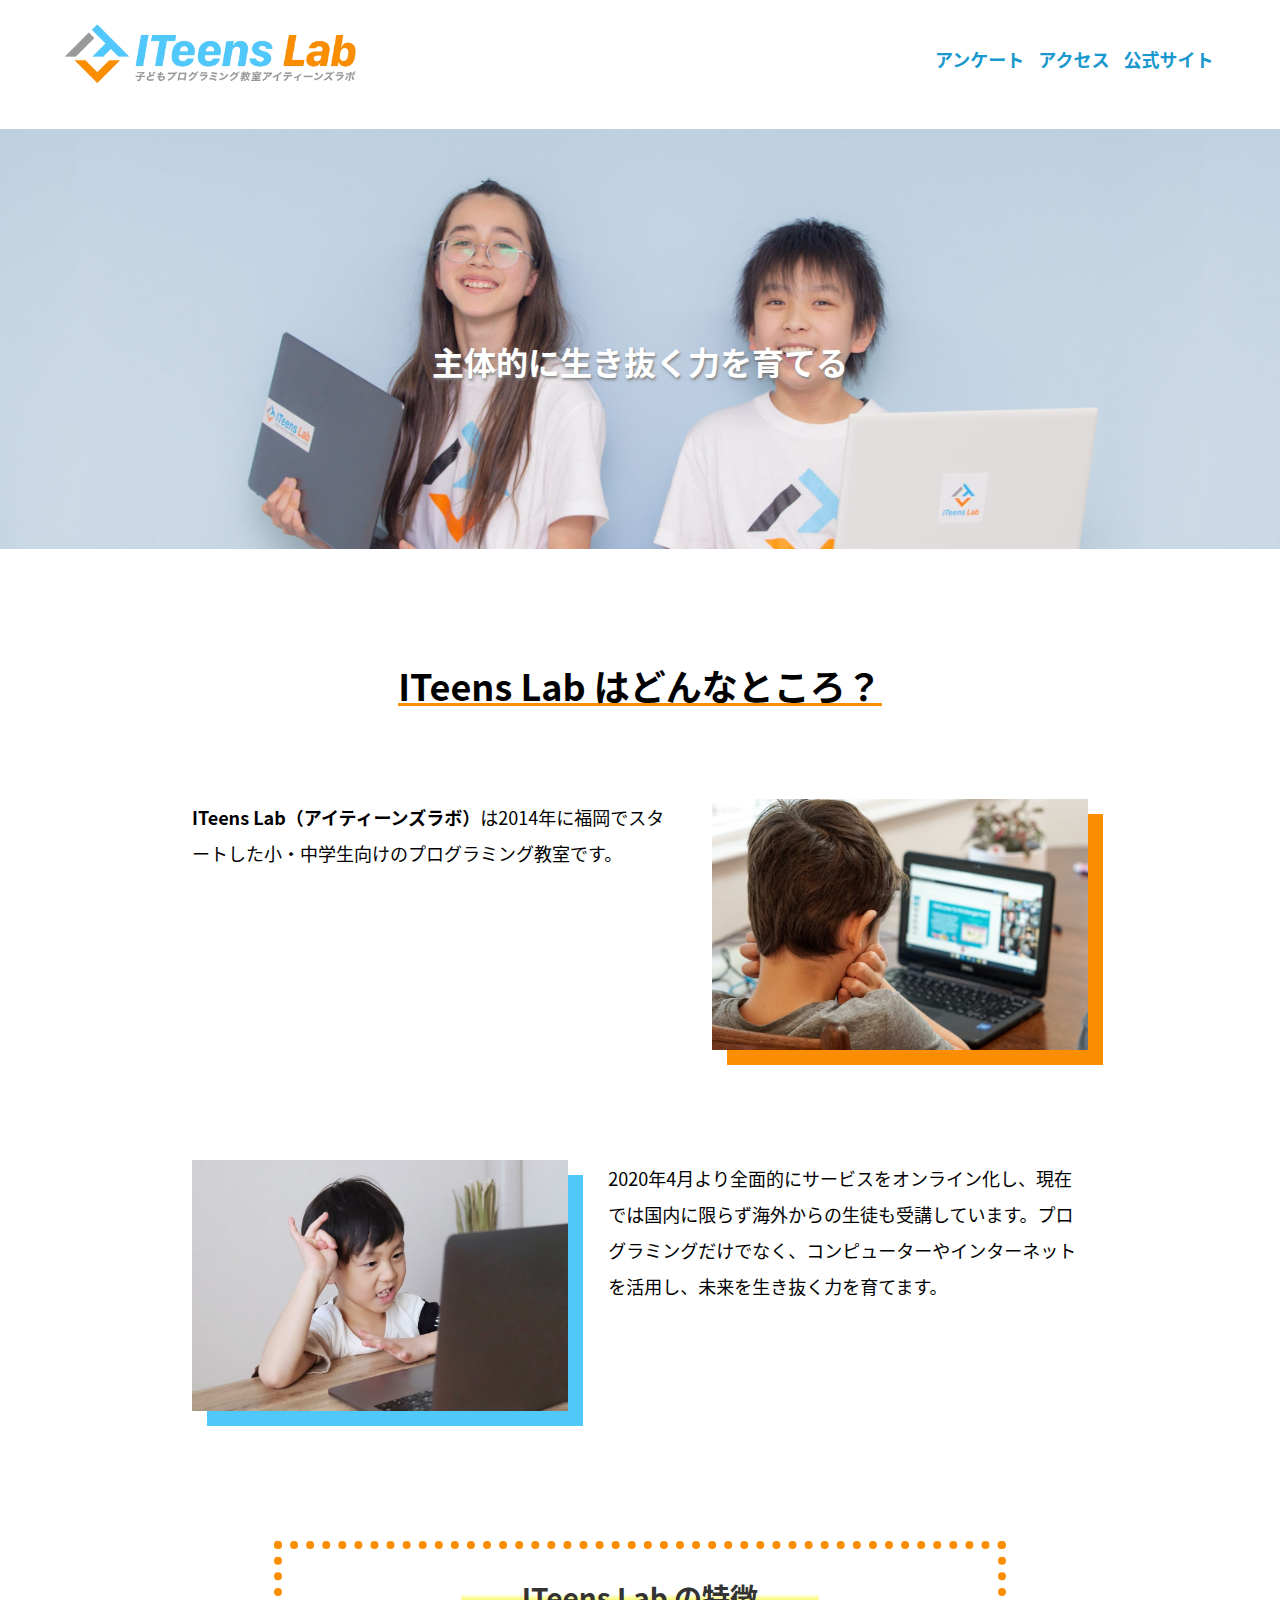
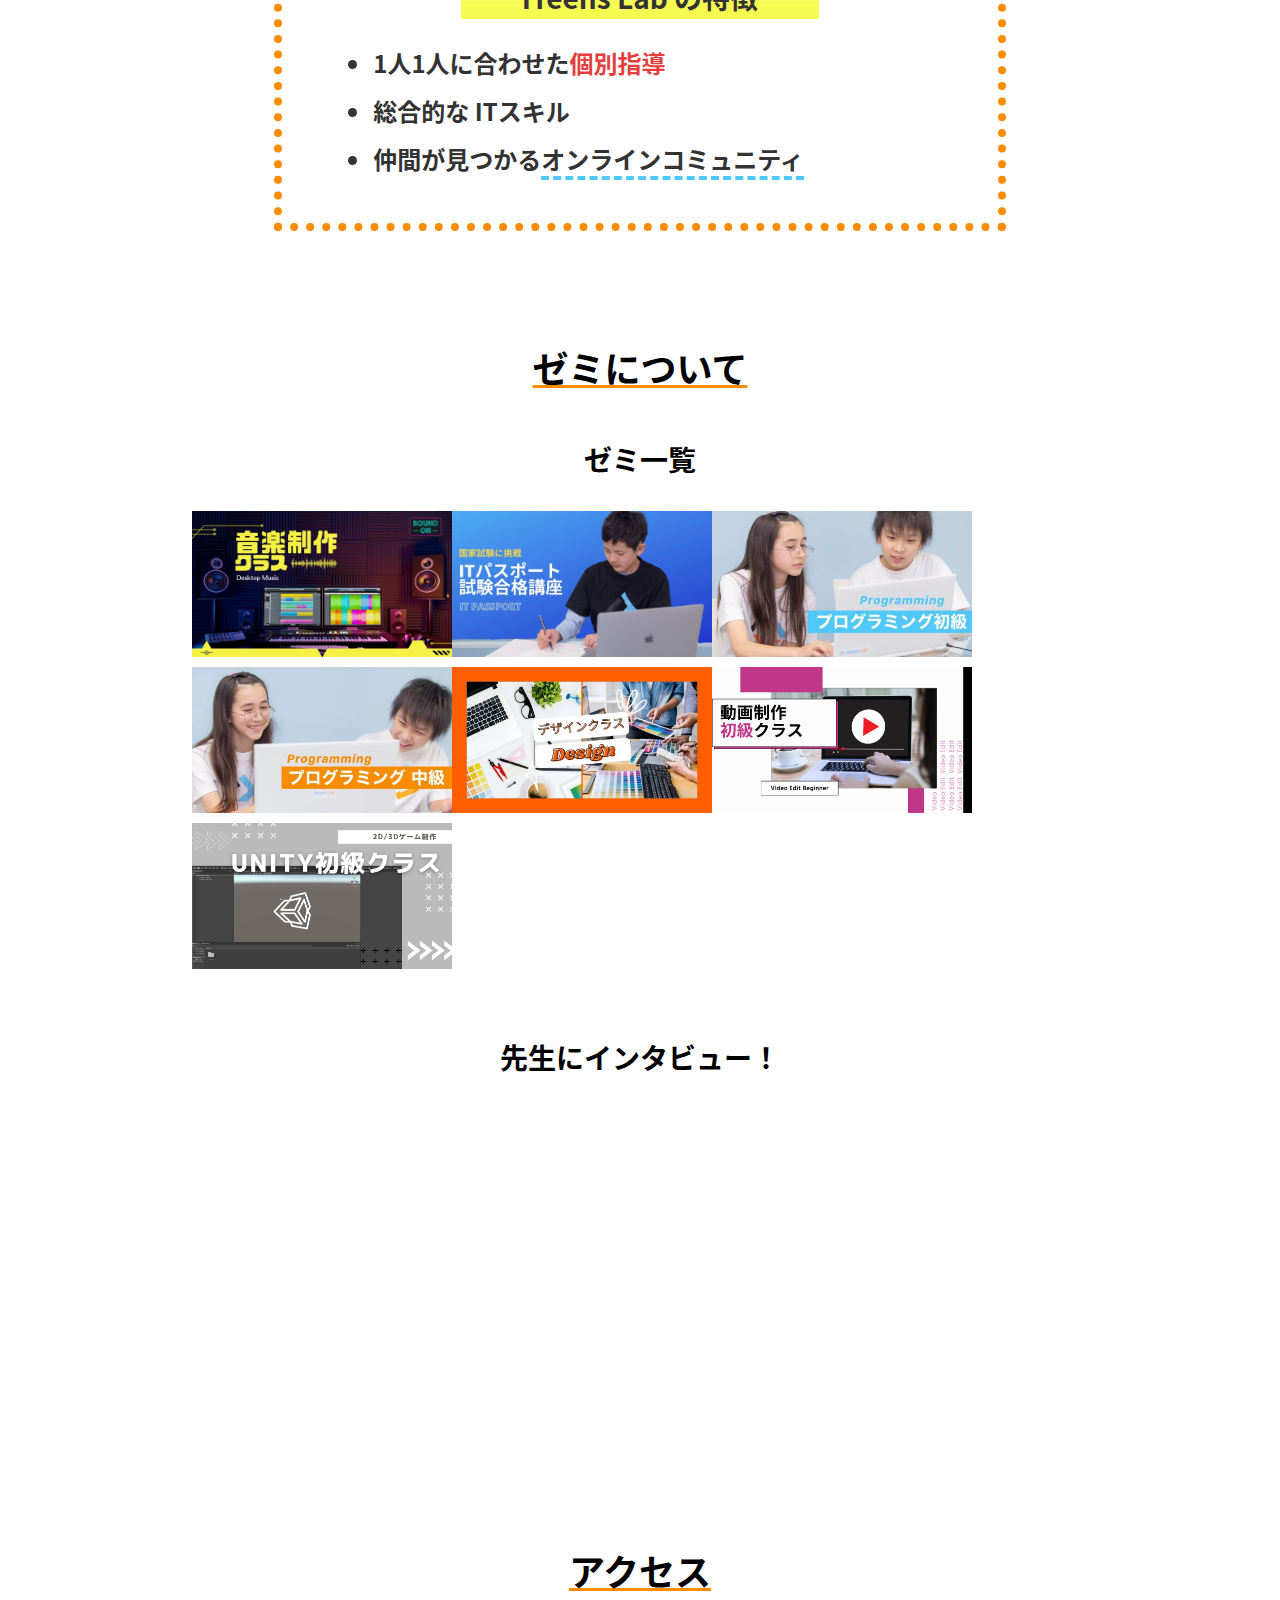
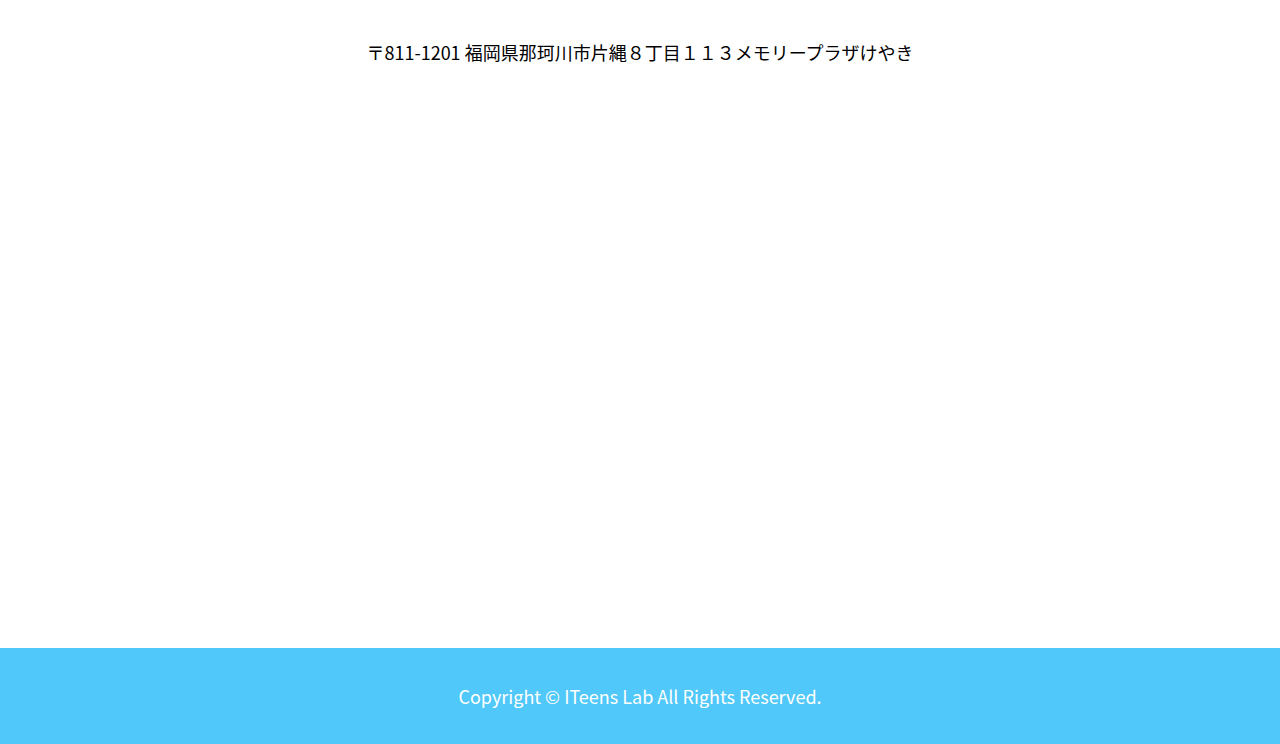
<file: index.html>
<!DOCTYPE html>
<html lang="ja">
  <head>
    <meta charset="UTF-8" />
    <meta name="viewport" content="width=device-width, initial-scale=1.0" />
    <meta http-equiv="X-UA-Compatible" content="ie=edge" />
    <link rel="stylesheet" href="style/common.css" />
    <link rel="stylesheet" href="style/sample.css" />
    <title>ITeens Lab サンプルページ</title>
  </head>
  <body>
    <header>
      <a href="https://xvs85t.csb.app/">
        <img src="resources/common/itl_logo.webp" class="logo" />
      </a>
      <div class="nav">
        <a href="https://xvs85t.csb.app/enquete.html">アンケート</a>
        <a href="https://xvs85t.csb.app#access">アクセス</a>
        <a href="https://iteenslab.com/" target="_blank">公式サイト</a>
      </div>
    </header>

    <div class="main-image">
      <section>
        <h1>主体的に生き抜く力を育てる</h1>
      </section>
    </div>

    <section class="about">
      <h1>ITeens Lab はどんなところ？</h1>
      <div class="summary right-image">
        <img class="shadow-orange" src="resources/sample/about1.jpg" />
        <div>
          <strong>ITeens Lab（アイティーンズラボ）</strong
          >は2014年に福岡でスタートした小・中学生向けのプログラミング教室です。<br />
        </div>
      </div>
      <div class="summary left-image">
        <img class="shadow-blue" src="resources/sample/about2.jpg" />
        2020年4月より全面的にサービスをオンライン化し、現在では国内に限らず海外からの生徒も受講しています。プログラミングだけでなく、コンピューターやインターネットを活用し、未来を生き抜く力を育てます。
      </div>

      <div class="character">
        <h2>ITeens Lab の特徴</h2>
        <ul>
          <li>1人1人に合わせた<span class="font-red">個別指導</span></li>
          <li>総合的な <span class="font-big">ITスキル</span></li>
          <li>
            仲間が見つかる<span class="underline">オンラインコミュニティ</span>
          </li>
        </ul>
      </div>
    </section>

    <section class="seminar">
      <h1>ゼミについて</h1>
      <h2>ゼミ一覧</h2>
      <div class="seminar-list">
        <div>
          <a href="https://iteenslab.com/class_dtm/">
            <img src="resources/sample/seminar-dtm.jpg" />
          </a>
        </div>
        <div>
          <a href="https://iteenslab.com/class_itp/">
            <img src="resources/sample/seminar-itpassport.jpg" />
          </a>
        </div>
        <div>
          <a href="https://iteenslab.com/learn/">
            <img src="resources/sample/seminar-program-beginner.webp" />
          </a>
        </div>
        <div>
          <a href="https://iteenslab.com/learn/">
            <img src="resources/sample/seminar-program-intermediate.webp" />
          </a>
        </div>
        <div>
          <a href="https://iteenslab.com/learn/design/">
            <img src="resources/sample/seminar-design.webp" />
          </a>
        </div>
        <div>
          <a href="https://iteenslab.com/learn/movie-edit-beginner/">
            <img src="resources/sample/seminar-movie-beginner.png" />
          </a>
        </div>
        <div>
          <a href="https://iteenslab.com/learn/unity-beginner/">
            <img src="resources/sample/seminar-unity-beginner.png" />
          </a>
        </div>
      </div>
    </section>

    <section class="movie">
      <h2>先生にインタビュー！</h2>
      <div>
        <iframe
          height="315"
          src="https://www.youtube.com/embed/zgKCmefOyS8"
          title="YouTube video player"
          frameborder="0"
          allow="accelerometer; autoplay; clipboard-write; encrypted-media; gyroscope; picture-in-picture"
          allowfullscreen
        ></iframe>
      </div>
    </section>

    <section class="access" id="access">
      <h1>アクセス</h1>
      <p>〒811-1201 福岡県那珂川市片縄８丁目１１３メモリープラザけやき</p>
      <div>
        <iframe
          src="https://www.google.com/maps/embed?pb=!1m18!1m12!1m3!1d3326.318080960874!2d130.42011381551052!3d33.519114753082505!2m3!1f0!2f0!3f0!3m2!1i1024!2i768!4f13.1!3m3!1m2!1s0x354196db6a0d1da5%3A0x62df46868cae1c48!2z44CSODExLTEyMDEg56aP5bKh55yM6YKj54-C5bed5biC54mH57iE77yY5LiB55uu77yR77yR77yT!5e0!3m2!1sja!2sjp!4v1648893105364!5m2!1sja!2sjp"
          width="600"
          height="450"
          style="border: 0;"
          allowfullscreen=""
          loading="lazy"
          referrerpolicy="no-referrer-when-downgrade"
        ></iframe>
      </div>
    </section>

    <footer>
      Copyright © ITeens Lab All Rights Reserved.
    </footer>
  </body>
</html>
</file>
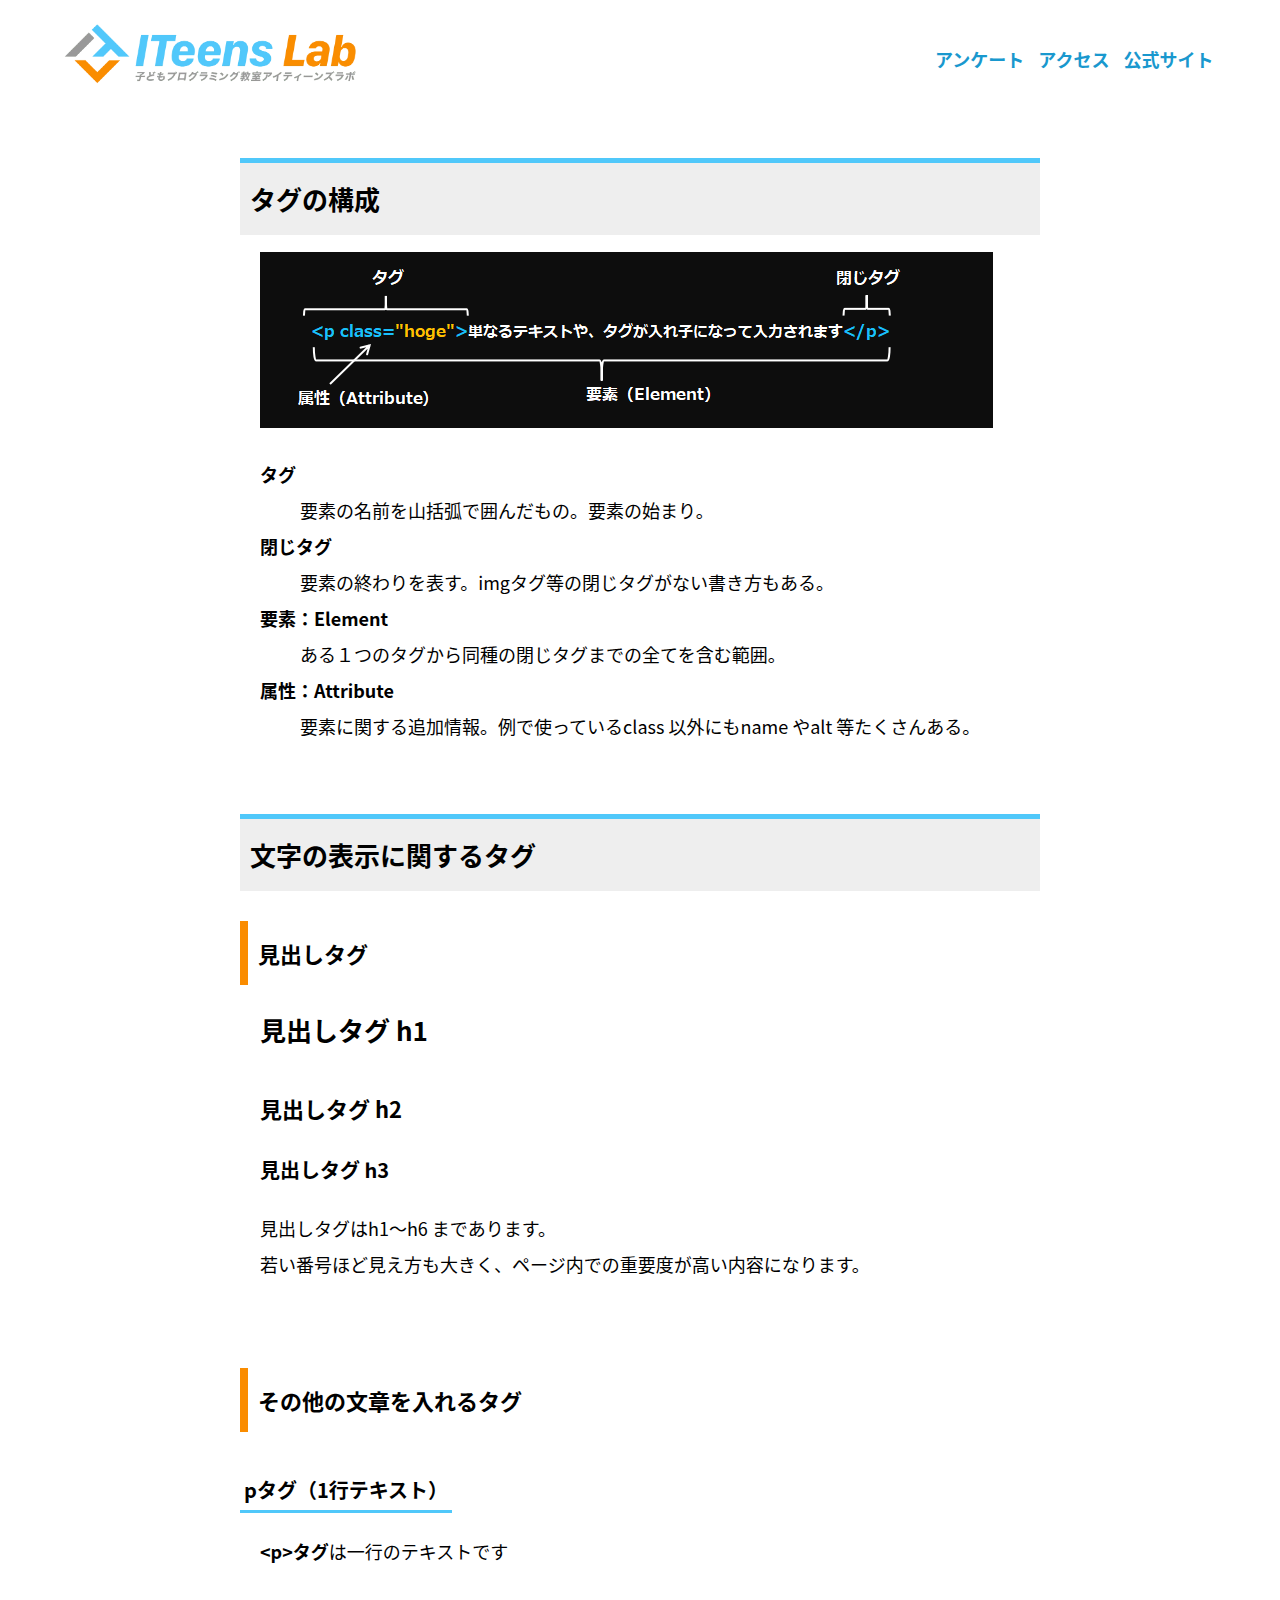
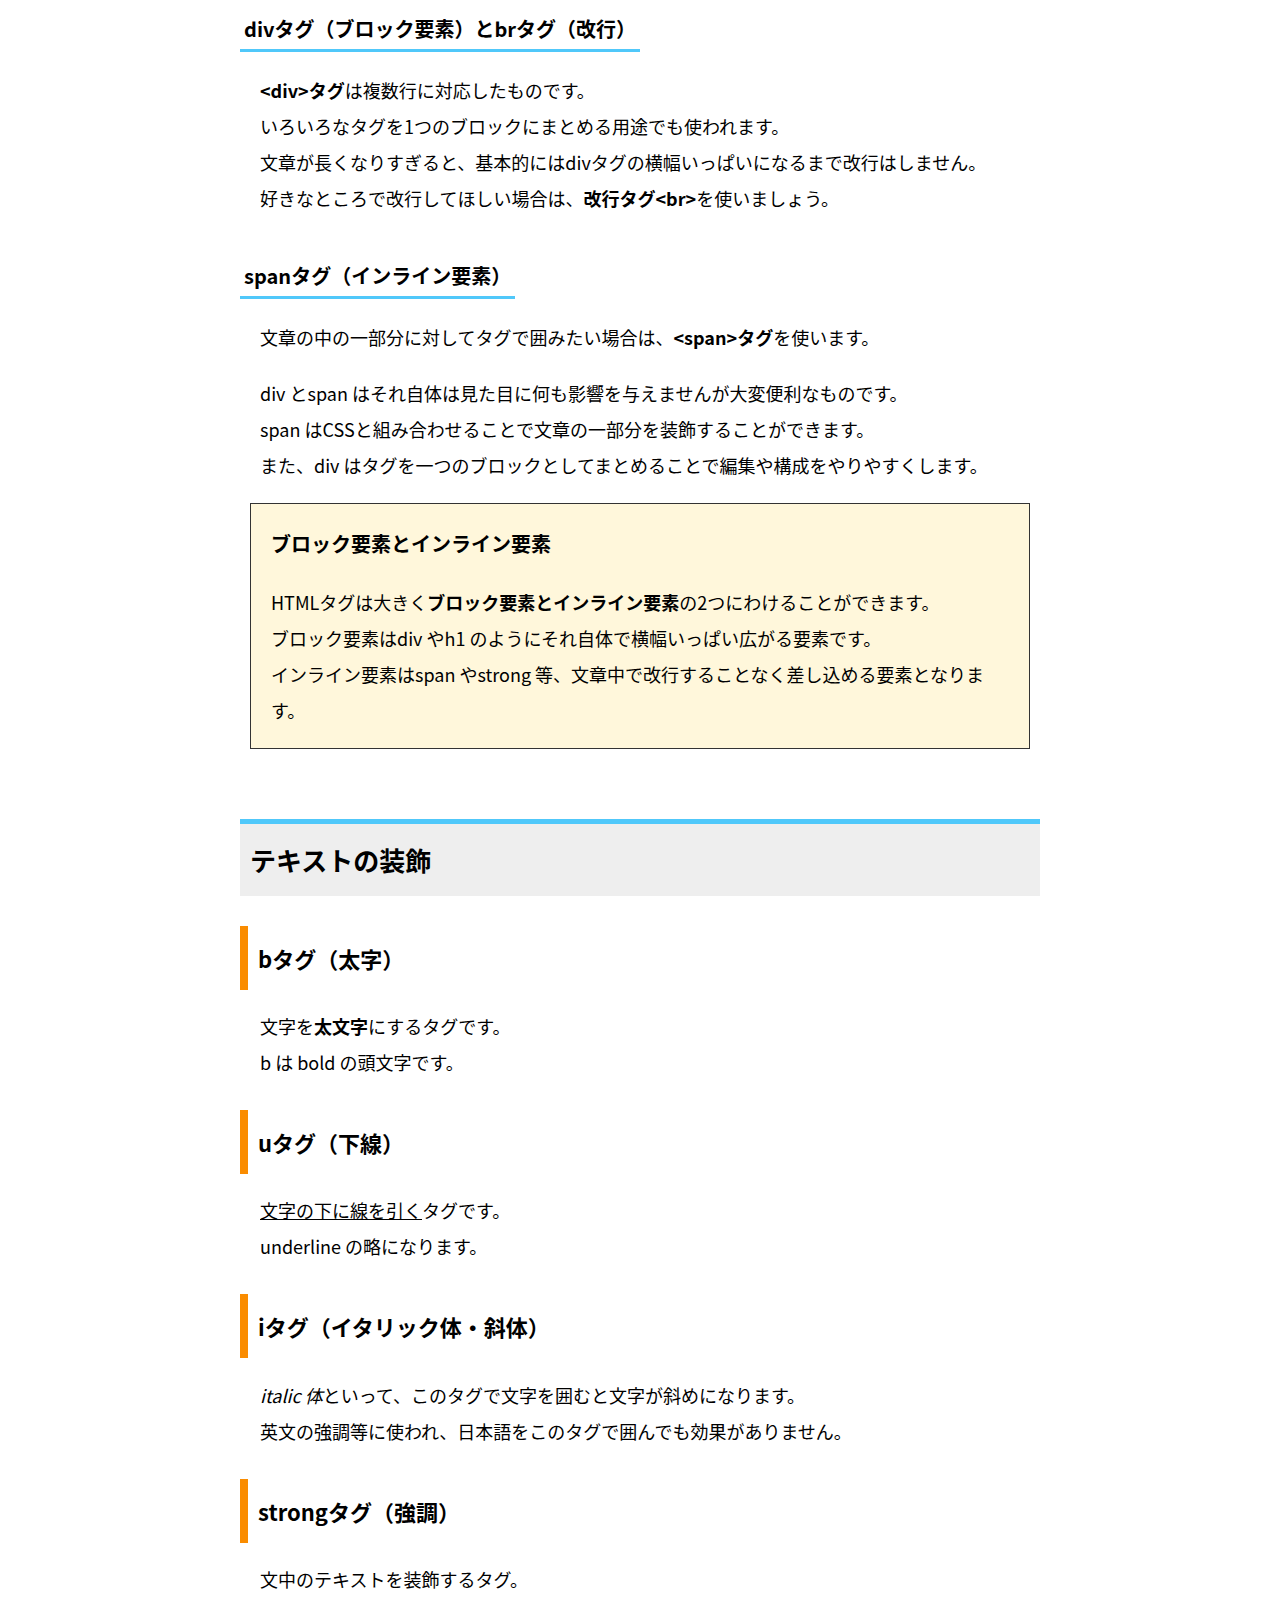
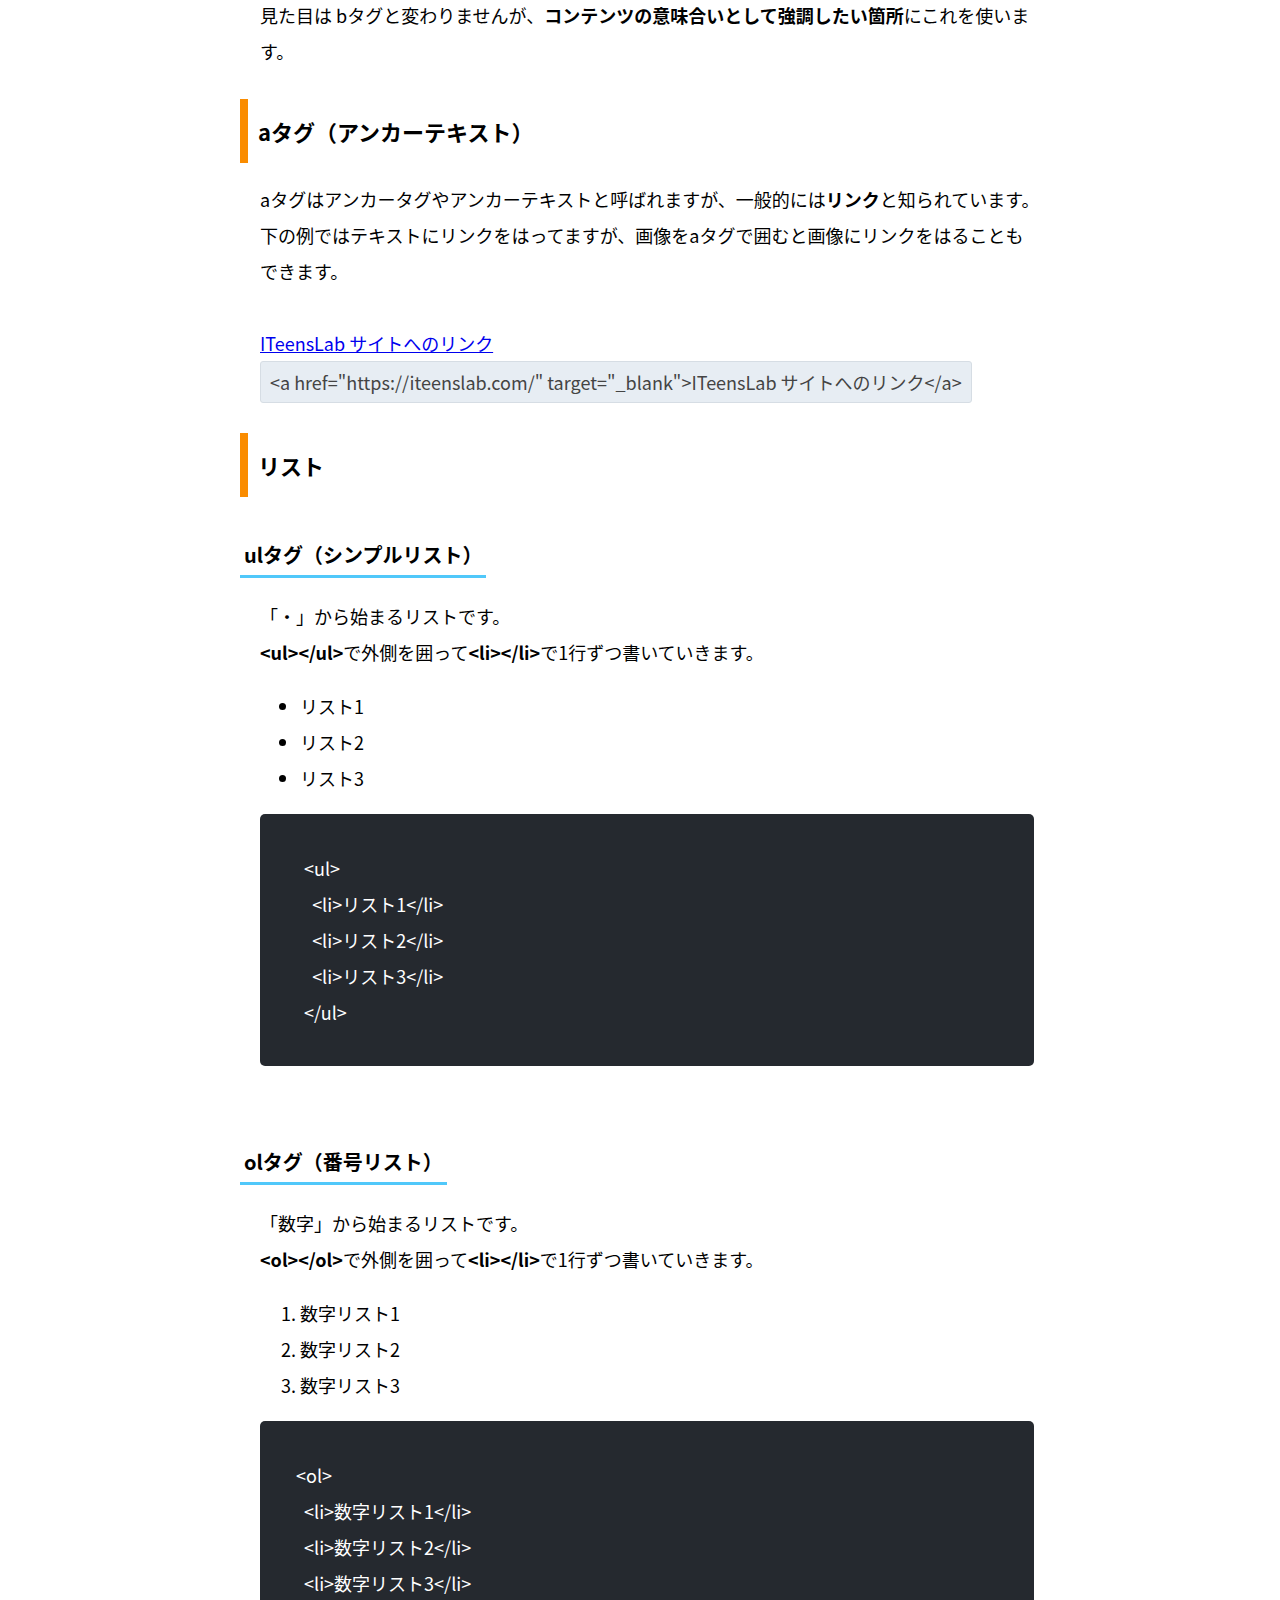
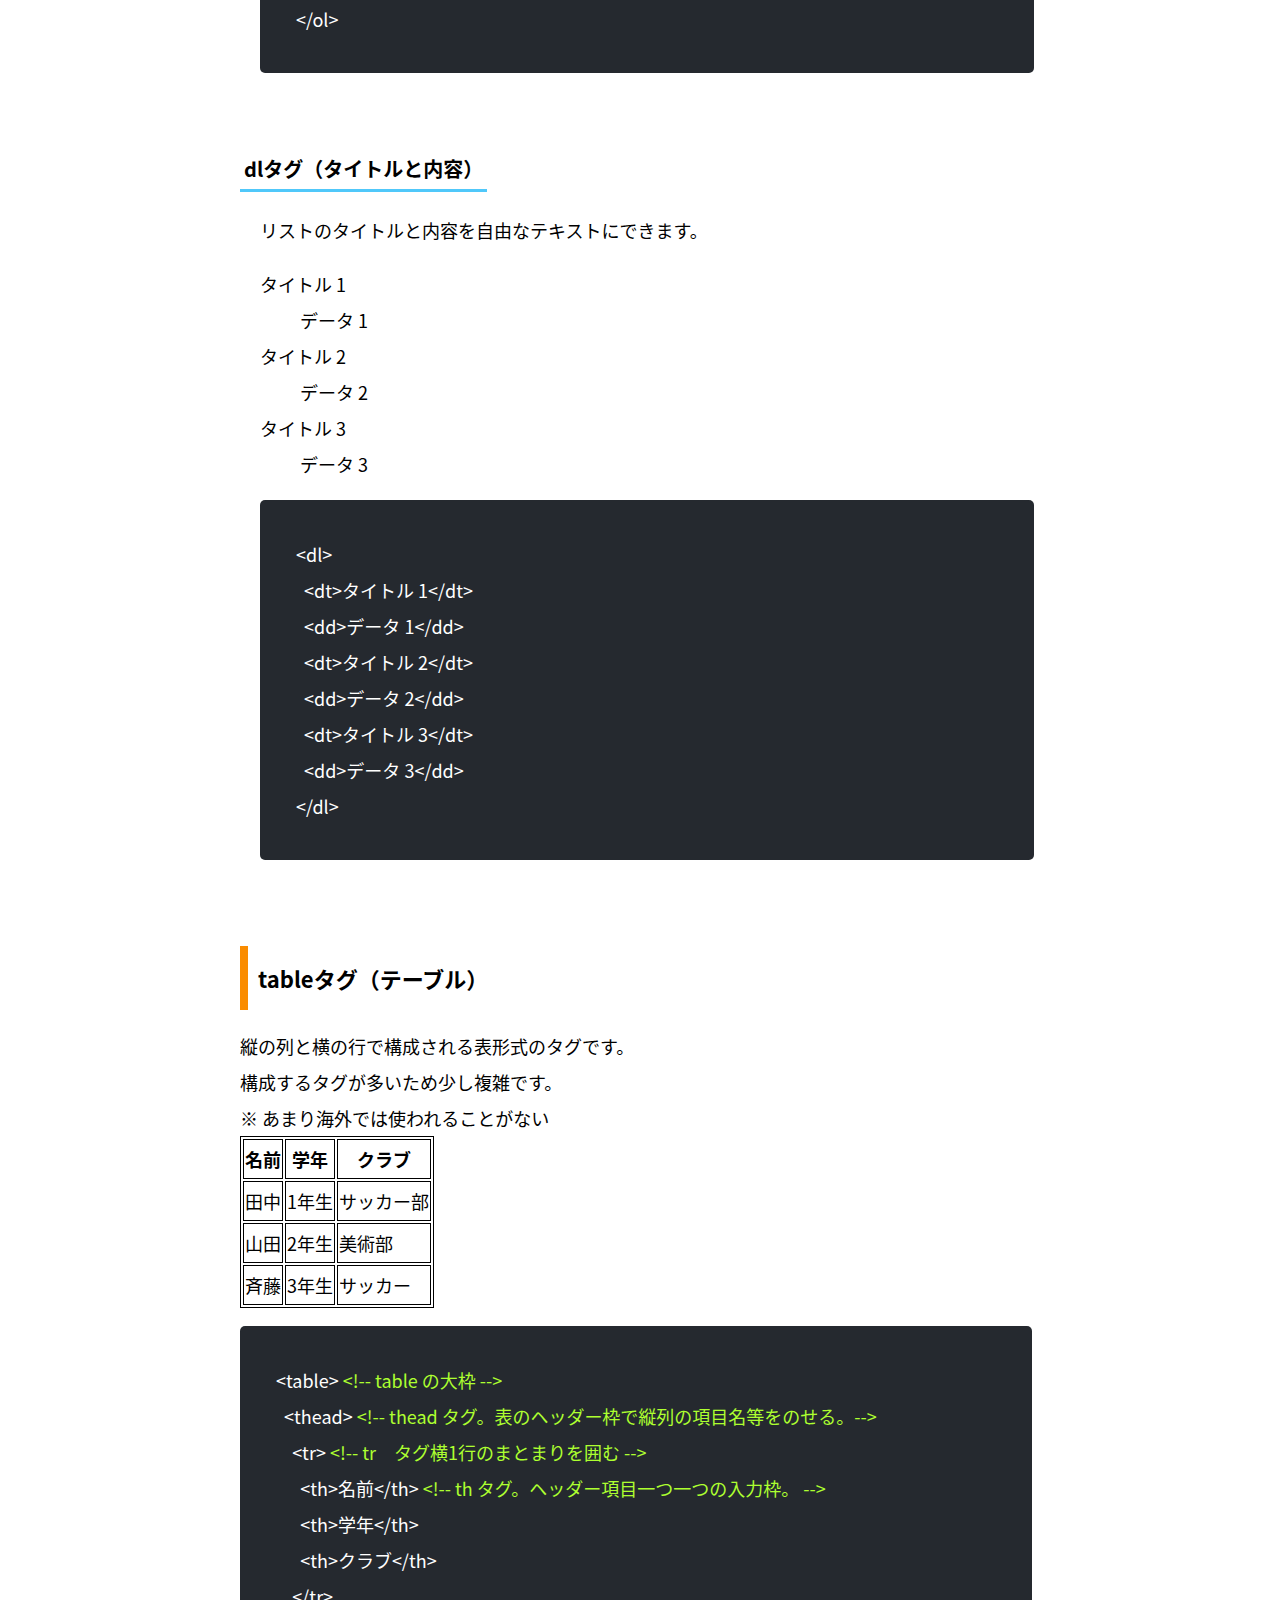
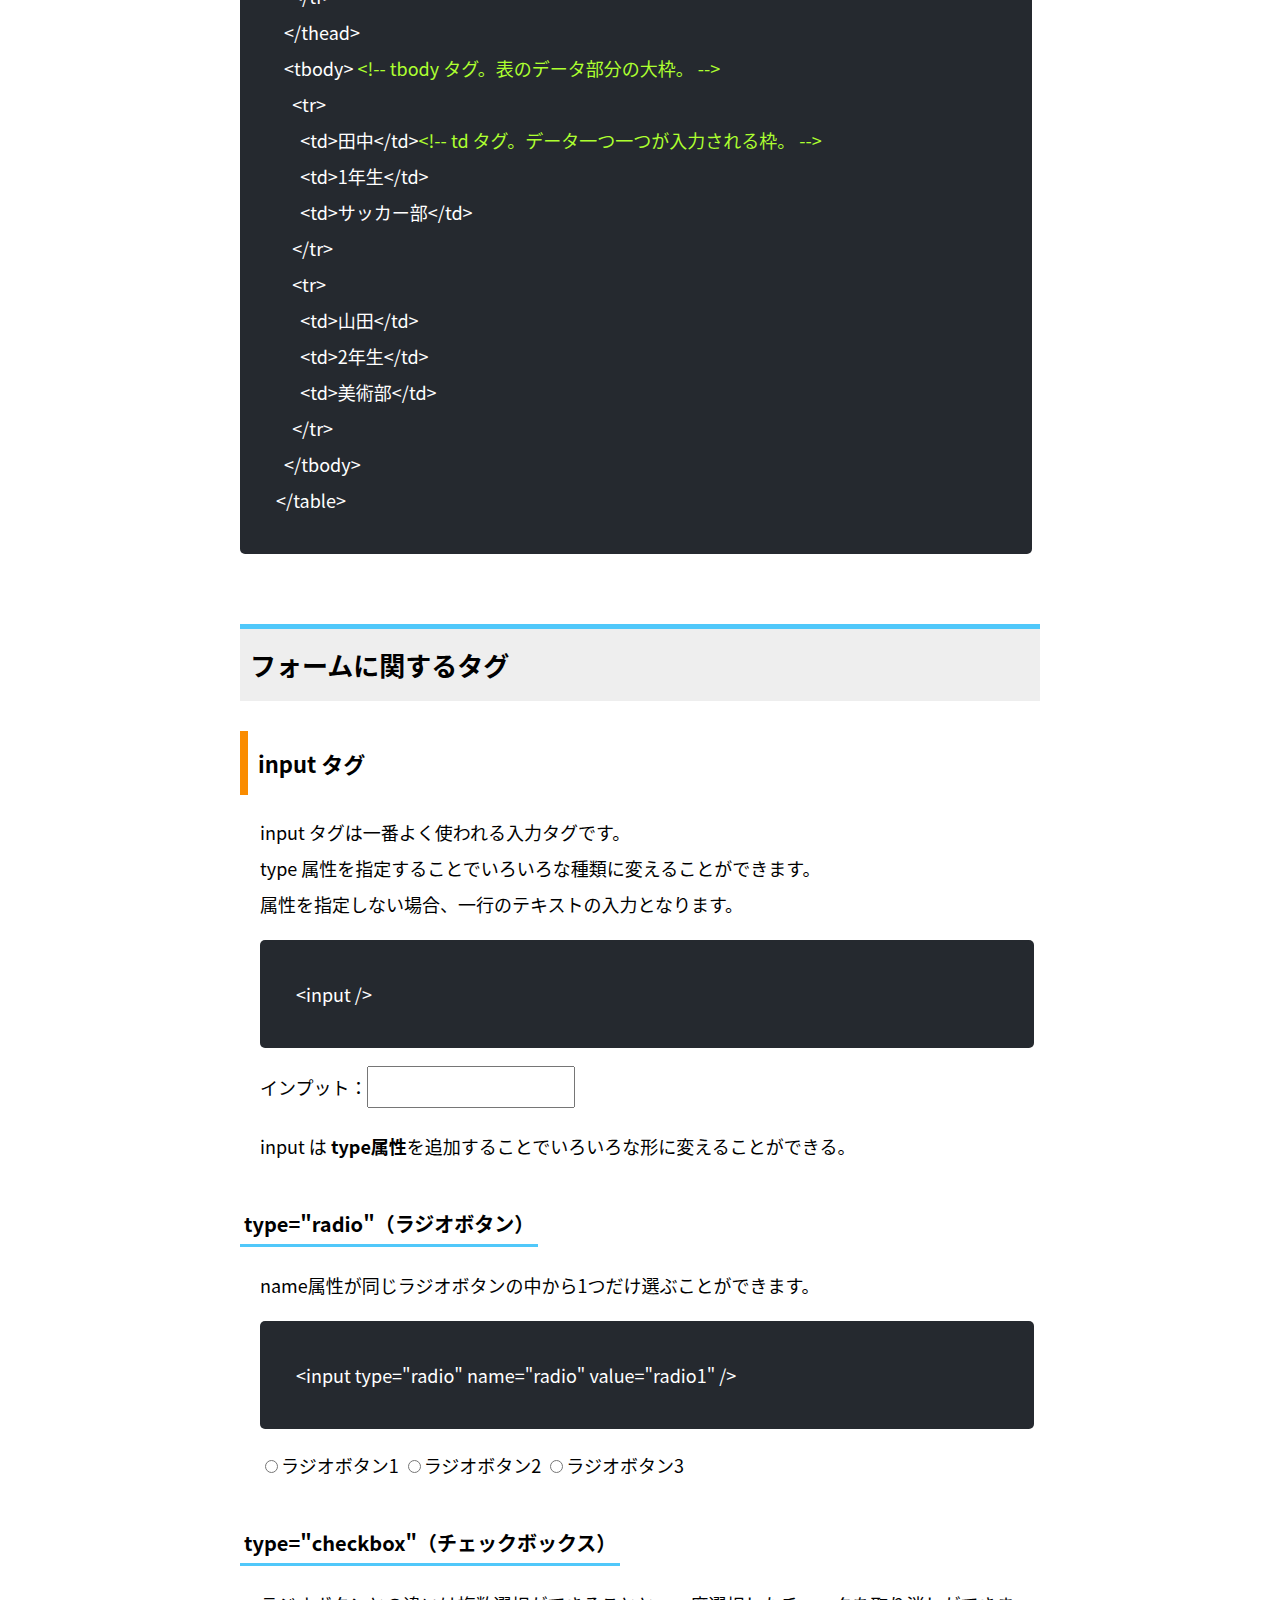
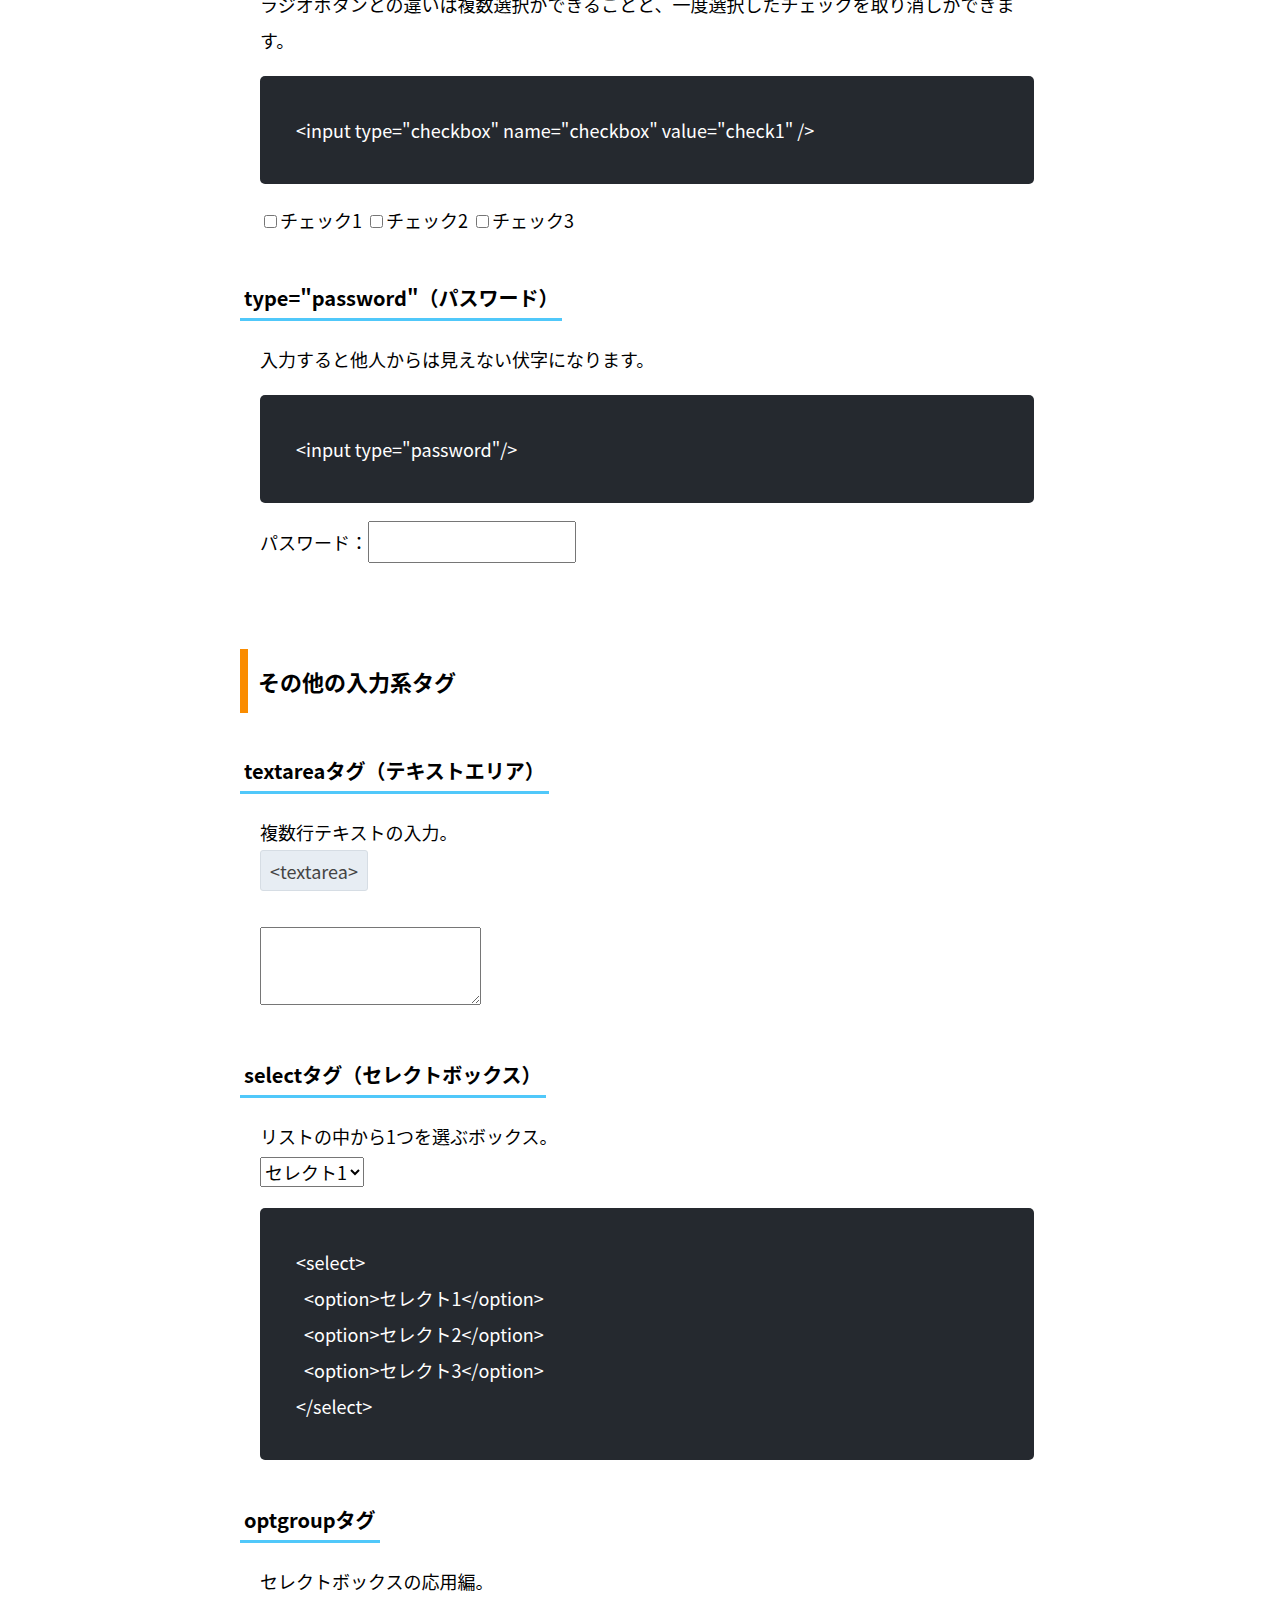
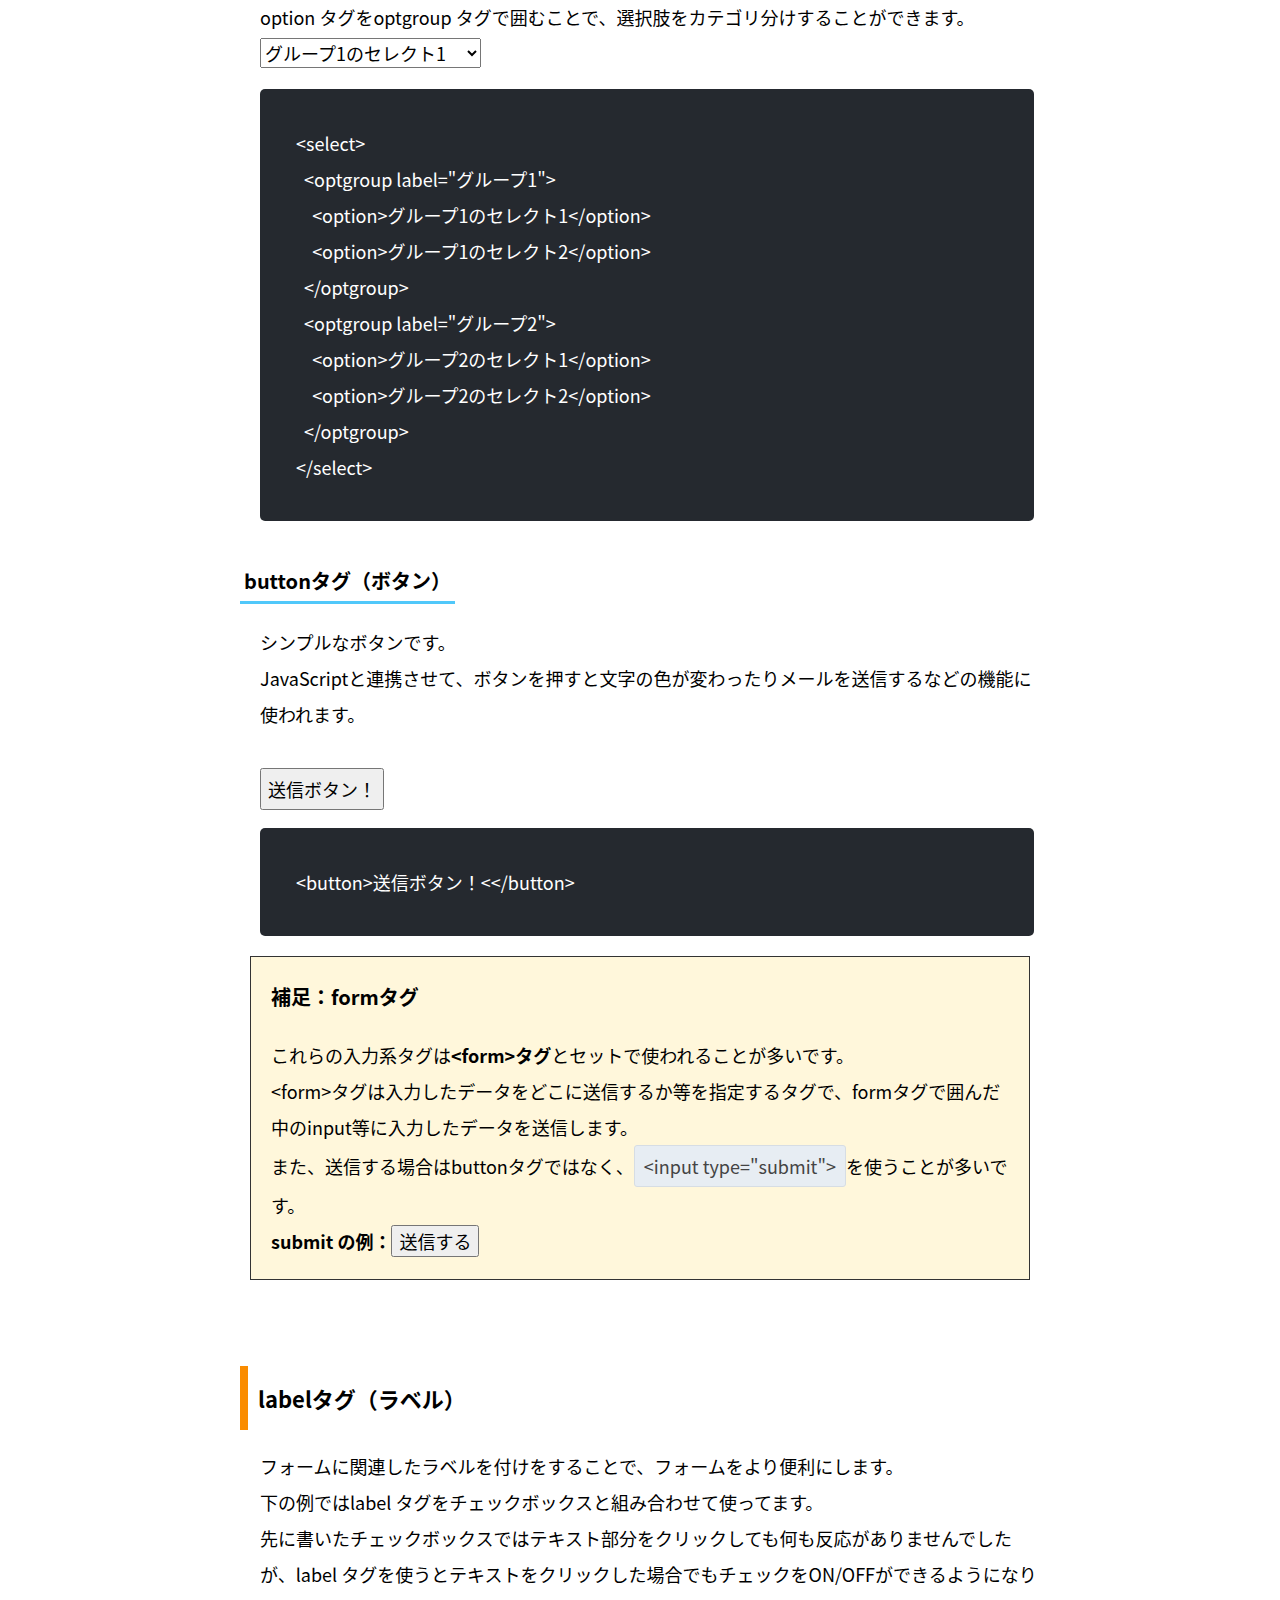
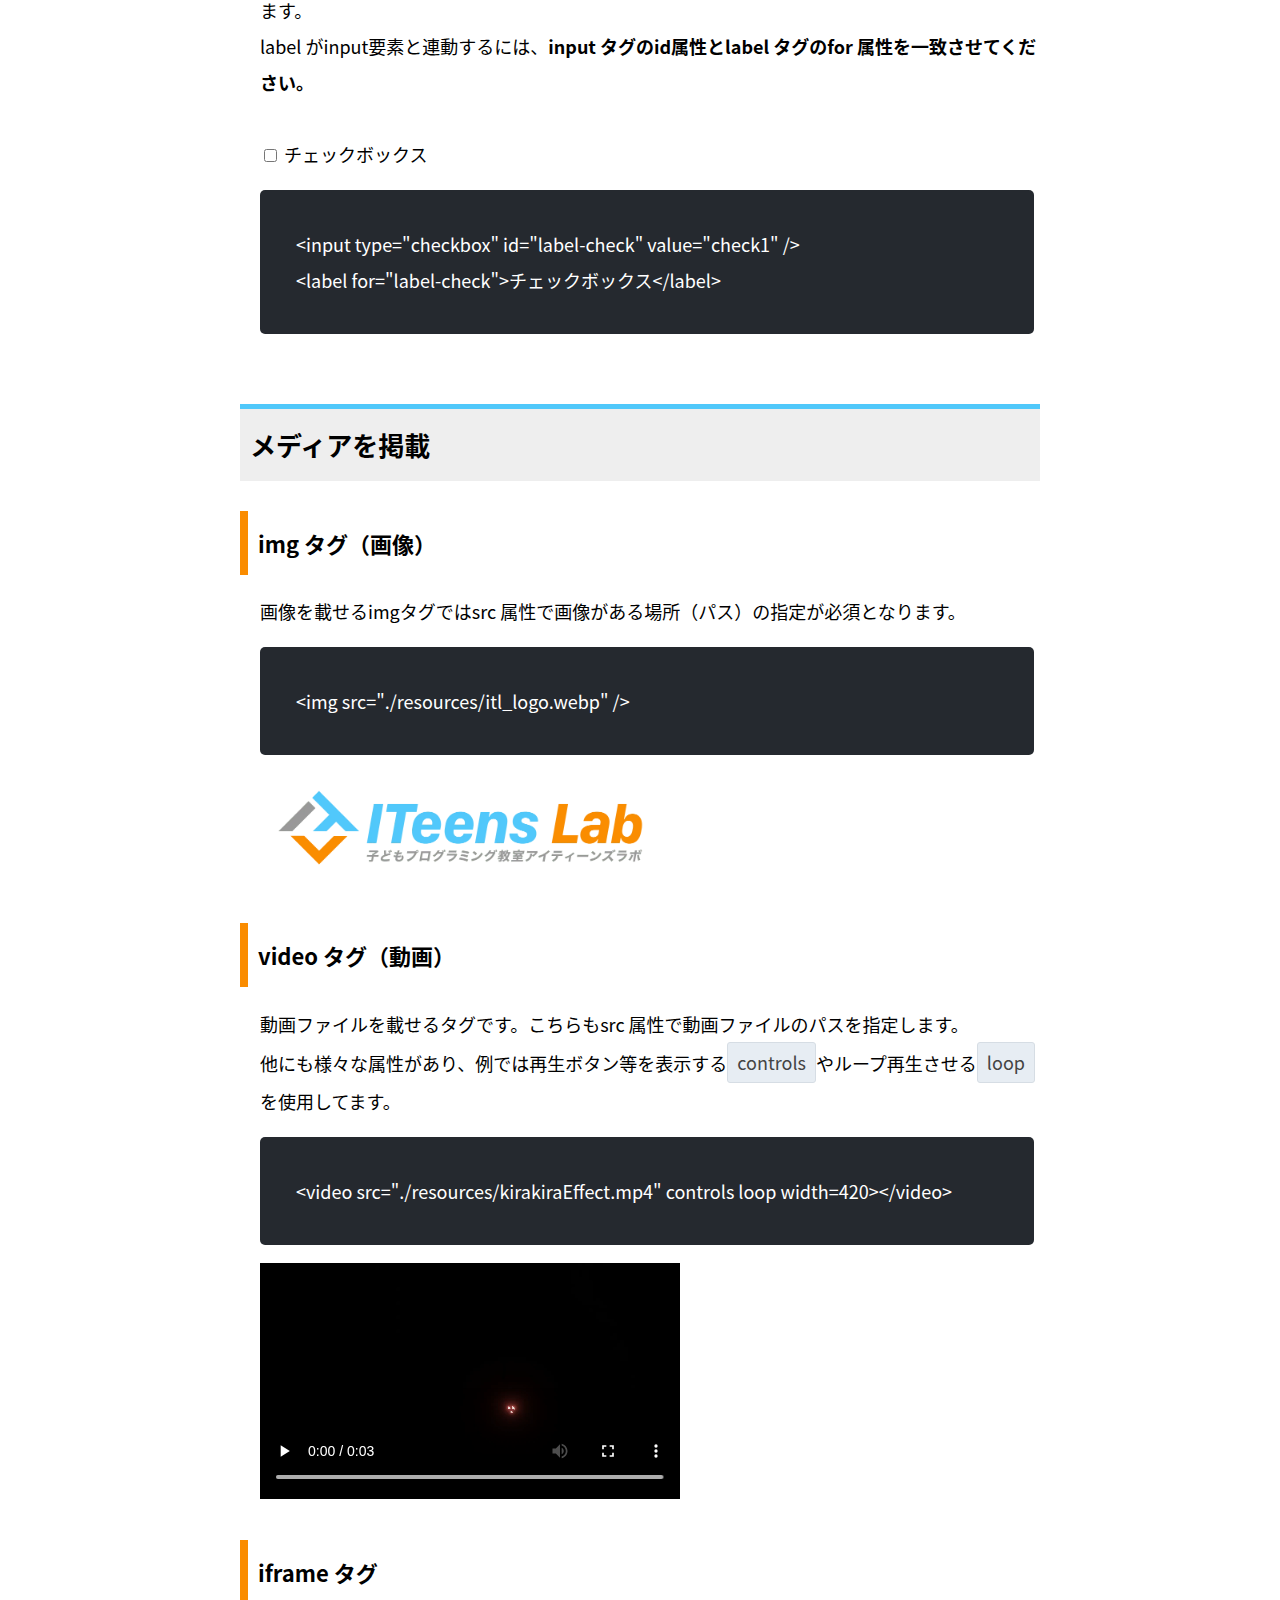
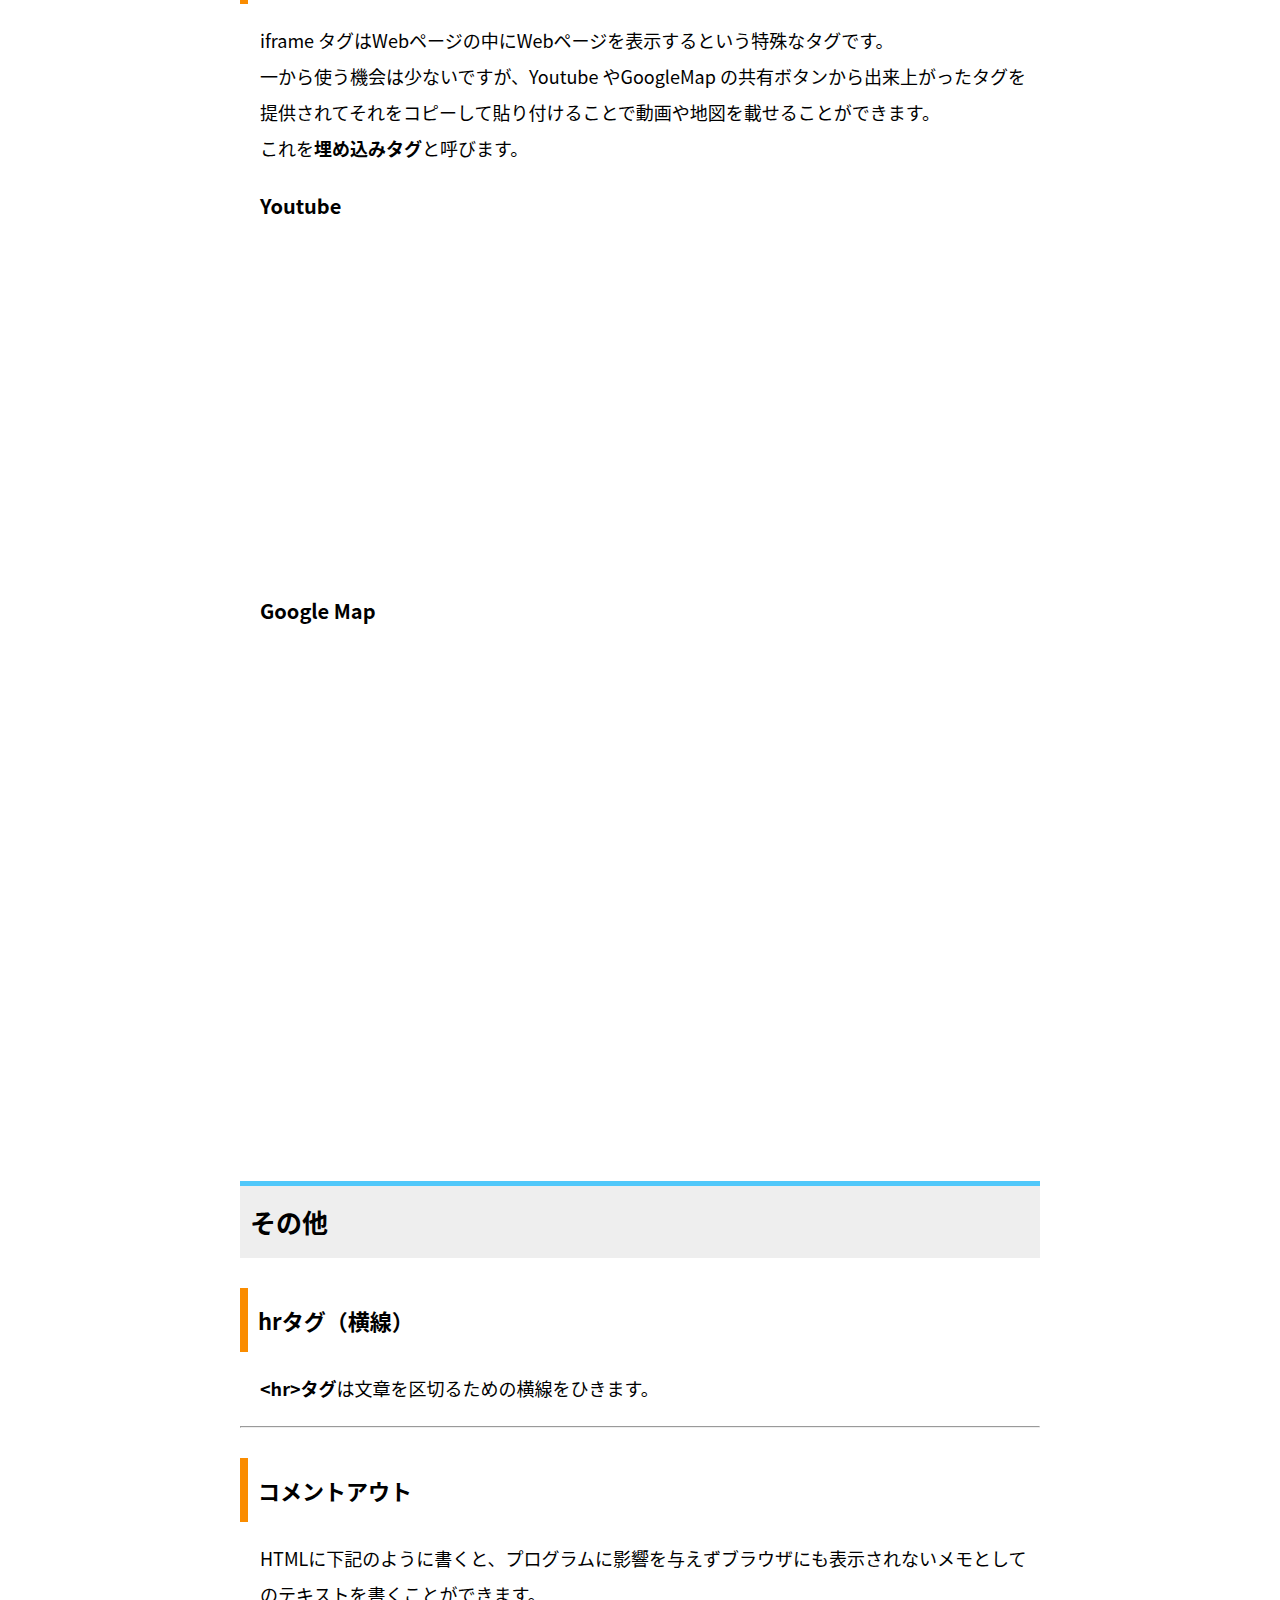
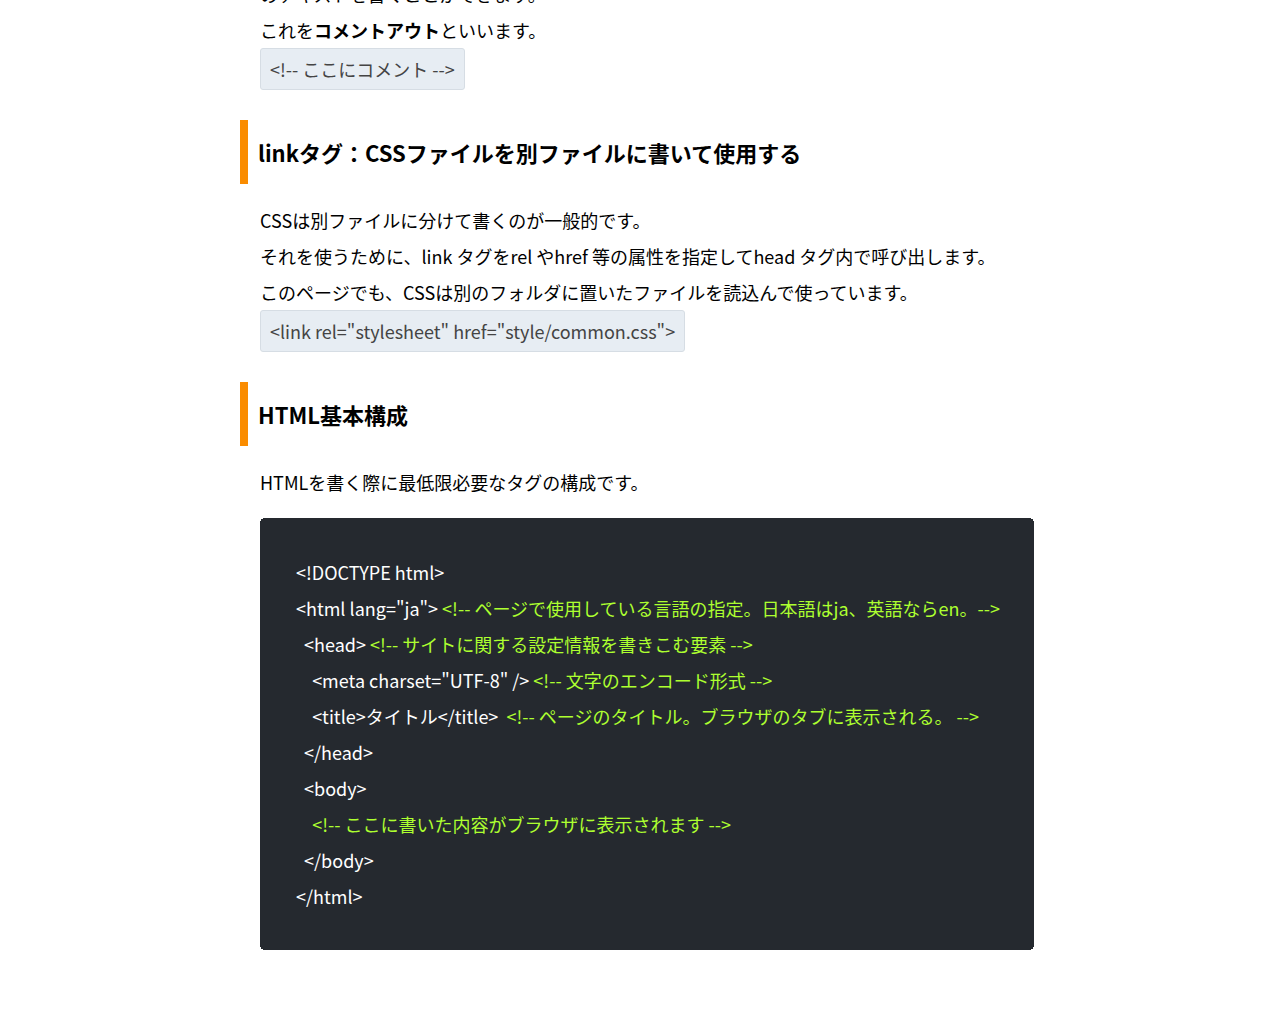
<file: dict.html>
<!DOCTYPE html>
<html lang="ja">
  <head>
    <meta charset="UTF-8" />
    <meta name="viewport" content="width=device-width, initial-scale=1.0" />
    <meta http-equiv="X-UA-Compatible" content="ie=edge" />
    <link rel="stylesheet" href="style/common.css">
    <link rel="stylesheet" href="style/dict.css">
    <title>基本的なHTMLタグ</title>
  </head>
  <body>
    <header>
      <a href="https://xvs85t.csb.app/">
        <img src="resources/common/itl_logo.webp" class="logo" />
      </a>
      <div class="nav">
        <a href="https://xvs85t.csb.app/enquete.html">アンケート</a>
        <a href="https://xvs85t.csb.app#access">アクセス</a>
        <a href="https://iteenslab.com/" target="_blank">公式サイト</a>
      </div>
    </header>
    
    <section name="tagConstruction">
      <h1>タグの構成</h1>
      <div>
        <img src="./resources/dict/tag_sample.png"/>
        <dl class="list">
          <dt>タグ</dt>
          <dd>要素の名前を山括弧で囲んだもの。要素の始まり。</dd>
          <dt>閉じタグ</dt>
          <dd>要素の終わりを表す。imgタグ等の閉じタグがない書き方もある。</dd>
          <dt>要素：Element</dt>
          <dd>ある１つのタグから同種の閉じタグまでの全てを含む範囲。</dd>
          <dt>属性：Attribute</dt>
          <dd>要素に関する追加情報。例で使っているclass 以外にもname やalt 等たくさんある。</dd>
        </dl>
      </div>
    </section>

    <section>
      <h1 name="headingTag">文字の表示に関するタグ</h1>

      <h2>見出しタグ</h2>
      <div>
        <h1>見出しタグ h1</h1>
        <h2>見出しタグ h2</h2>
        <h3>見出しタグ h3</h3>
        見出しタグはh1～h6 まであります。<br>
        若い番号ほど見え方も大きく、ページ内での重要度が高い内容になります。
      </div>
      <br>
      
      <h2>その他の文章を入れるタグ</h2>

      <h3 name="pTag">pタグ（1行テキスト）</h3>
      <p><b>&lt;p&gt;タグ</b>は一行のテキストです</p>
  
      <h3 name="divTag">divタグ（ブロック要素）とbrタグ（改行）</h3>
      <div>
        <b>&lt;div&gt;タグ</b>は複数行に対応したものです。<br>
        いろいろなタグを1つのブロックにまとめる用途でも使われます。<br>
        文章が長くなりすぎると、基本的にはdivタグの横幅いっぱいになるまで改行はしません。<br>
        好きなところで改行してほしい場合は、<b>改行タグ&lt;br&gt;</b>を使いましょう。<br>
      </div>
  
      <h3 name="spanTag">spanタグ（インライン要素）</h3>
      <div>
        文章の中の一部分に対してタグで囲みたい場合は、<b><span>&lt;span&gt;</span>タグ</b>を使います。
      </div>

      <div>
        div とspan はそれ自体は見た目に何も影響を与えませんが大変便利なものです。<br>
        span はCSSと組み合わせることで文章の一部分を装飾することができます。<br>
        また、div はタグを一つのブロックとしてまとめることで編集や構成をやりやすくします。
      </div>

      <div class="supplement">
        <h3>ブロック要素とインライン要素</h3>
        HTMLタグは大きく<b>ブロック要素とインライン要素</b>の2つにわけることができます。<br>
        ブロック要素はdiv やh1 のようにそれ自体で横幅いっぱい広がる要素です。<br>
        インライン要素はspan やstrong 等、文章中で改行することなく差し込める要素となります。
      </div>
    </section>

    <section>
      <h1>テキストの装飾</h1>
  
      <h2 name="bTag">bタグ（太字）</h2>
      <div>
        文字を<b>太文字</b>にするタグです。<br>
        b は bold の頭文字です。
      </div>

      <h2 name="uTag">uタグ（下線）</h2>
      <div>
        <u>文字の下に線を引く</u>タグです。<br>
        underline の略になります。
      </div>

      <h2 name="iTag">iタグ（イタリック体・斜体）</h2>
      <div>
        <i>italic 体</i>といって、このタグで文字を囲むと文字が斜めになります。<br>
        英文の強調等に使われ、日本語をこのタグで囲んでも効果がありません。
      </div>
  
      <h2 name="strongTag">strongタグ（強調）</h2>
      <div>
        文中のテキストを装飾するタグ。<br>
        見た目は bタグと変わりませんが、<strong>コンテンツの意味合いとして強調したい箇所</strong>にこれを使います。
      </div>

      <h2 name="anchorTag">aタグ（アンカーテキスト）</h2>
      <div>
        aタグはアンカータグやアンカーテキストと呼ばれますが、一般的には<b>リンク</b>と知られています。<br>
        下の例ではテキストにリンクをはってますが、画像をaタグで囲むと画像にリンクをはることもできます。<br>
        <br>
        <a href="https://iteenslab.com/" target="_blank">ITeensLab サイトへのリンク</a><br>
        <code>&lt;a href="https://iteenslab.com/" target="_blank"&gt;ITeensLab サイトへのリンク&lt;/a&gt;</code>
      </div>
  

      <h2>リスト</h2>
      
      <h3 name="ulTag">ulタグ（シンプルリスト）</h3>
      <div>
          「・」から始まるリストです。<br>
          <b>&lt;ul&gt;&lt;/ul&gt;</b>で外側を囲って<b>&lt;li&gt;&lt;/li&gt;</b>で1行ずつ書いていきます。
          <ul>
            <li>リスト1</li>
            <li>リスト2</li>
            <li>リスト3</li>
          </ul>
          <pre>
  &lt;ul&gt;
    &lt;li&gt;リスト1&lt;/li&gt;
    &lt;li&gt;リスト2&lt;/li&gt;
    &lt;li&gt;リスト3&lt;/li&gt;
  &lt;/ul&gt;
          </pre>
      </div>

      <br>
      <h3 name="olTag">olタグ（番号リスト）</h3>
      <div>
          「数字」から始まるリストです。<br>
          <b>&lt;ol&gt;&lt;/ol&gt;</b>で外側を囲って<b>&lt;li&gt;&lt;/li&gt;</b>で1行ずつ書いていきます。
        <ol>
          <li>数字リスト1</li>
          <li>数字リスト2</li>
          <li>数字リスト3</li>
        </ol>
        <pre>
&lt;ol&gt;
  &lt;li&gt;数字リスト1&lt;/li&gt;
  &lt;li&gt;数字リスト2&lt;/li&gt;
  &lt;li&gt;数字リスト3&lt;/li&gt;
&lt;/ol&gt;
        </pre>
      </div>

      <br>
      <h3 name="dlTag">dlタグ（タイトルと内容）</h3>
      <div>
        リストのタイトルと内容を自由なテキストにできます。
        <dl>
          <dt>タイトル 1</dt>
          <dd>データ 1</dd>
          <dt>タイトル 2</dt>
          <dd>データ 2</dd>
          <dt>タイトル 3</dt>
          <dd>データ 3</dd>
        </dl>
        <pre>
&lt;dl&gt;
  &lt;dt&gt;タイトル 1&lt;/dt&gt;
  &lt;dd&gt;データ 1&lt;/dd&gt;
  &lt;dt&gt;タイトル 2&lt;/dt&gt;
  &lt;dd&gt;データ 2&lt;/dd&gt;
  &lt;dt&gt;タイトル 3&lt;/dt&gt;
  &lt;dd&gt;データ 3&lt;/dd&gt;
&lt;/dl&gt;
        </pre>
      </div>

      <br>
      <h2 name="tableTag">tableタグ（テーブル）</h2>
      縦の列と横の行で構成される表形式のタグです。<br>
      構成するタグが多いため少し複雑です。<br>
      ※ あまり海外では使われることがない

      <table>
        <thead>
          <tr>
            <th>名前</th>
            <th>学年</th>
            <th>クラブ</th>
          </tr>
        </thead>
        <tbody>
          <tr>
            <td>田中</td>
            <td>1年生</td>
            <td>サッカー部</td>
          </tr>
          <tr>
            <td>山田</td>
            <td>2年生</td>
            <td>美術部</td>
          </tr>
          <tr>
            <td>斉藤</td>
            <td>3年生</td>
            <td>サッカー</td>
          </tr>
        </tbody>
      </table>

      <pre>
&lt;table&gt;<span class="comment"> &lt;!-- table の大枠 --&gt;</span>
  &lt;thead&gt;<span class="comment"> &lt;!-- thead タグ。表のヘッダー枠で縦列の項目名等をのせる。--&gt;</span>
    &lt;tr&gt;<span class="comment"> &lt;!-- tr　タグ横1行のまとまりを囲む --&gt;</span>
      &lt;th&gt;名前&lt;/th&gt;<span class="comment"> &lt;!-- th タグ。ヘッダー項目一つ一つの入力枠。 --&gt;</span>
      &lt;th&gt;学年&lt;/th&gt;
      &lt;th&gt;クラブ&lt;/th&gt;
    &lt;/tr&gt;
  &lt;/thead&gt;
  &lt;tbody&gt; <span class="comment">&lt;!-- tbody タグ。表のデータ部分の大枠。 --&gt;</span>
    &lt;tr&gt;
      &lt;td&gt;田中&lt;/td&gt;<span class="comment">&lt;!-- td タグ。データ一つ一つが入力される枠。 --&gt;</span>
      &lt;td&gt;1年生&lt;/td&gt;
      &lt;td&gt;サッカー部&lt;/td&gt;
    &lt;/tr&gt;
    &lt;tr&gt;
      &lt;td&gt;山田&lt;/td&gt;
      &lt;td&gt;2年生&lt;/td&gt;
      &lt;td&gt;美術部&lt;/td&gt;
    &lt;/tr&gt;
  &lt;/tbody&gt;
&lt;/table&gt;
      </pre>
    </section>



    <section>
      <h1>フォームに関するタグ</h1>
  
      <h2 name="inputTag">input タグ</h3>
  
      <div>
        input タグは一番よく使われる入力タグです。<br>
        type 属性を指定することでいろいろな種類に変えることができます。<br>
        属性を指定しない場合、一行のテキストの入力となります。<br>
        <pre>
&lt;input /&gt;
        </pre>
        インプット：<input />
      </div>
  
      <p>input は <b>type属性</b>を追加することでいろいろな形に変えることができる。</p>
  
      <h3 name="inputRadio">type="radio"（ラジオボタン）</h3>
      <div>
        name属性が同じラジオボタンの中から1つだけ選ぶことができます。<br>
        <pre>
&lt;input type="radio" name="radio" value="radio1" /&gt;
        </pre>
        <div>
          <input type="radio" name="radio" value="radio1" />ラジオボタン1
          <input type="radio" name="radio" value="radio1" />ラジオボタン2
          <input type="radio" name="radio" value="radio1" />ラジオボタン3
        </div>
      </div>

      <h3 name="inputCheckbox">type="checkbox"（チェックボックス）</h3>
      <div>
        ラジオボタンとの違いは複数選択ができることと、一度選択したチェックを取り消しができます。
        <pre>
&lt;input type="checkbox" name="checkbox" value="check1" /&gt;
        </pre>
        <div>
          <input type="checkbox" name="checkbox" value="check1" />チェック1
          <input type="checkbox" name="checkbox" value="check2" />チェック2
          <input type="checkbox" name="checkbox" value="check3" />チェック3
        </div>
      </div>

      <h3 name="inputPassword">type="password"（パスワード）</h3>
      <div>
        入力すると他人からは見えない伏字になります。<br>
        <pre>
&lt;input type="password"/&gt;
        </pre>
        パスワード：<input type="password" />
      </div>
      <br>

      <h2>その他の入力系タグ</h2>
      
      <h3 name="textareaTag">textareaタグ（テキストエリア）</h3>
      <div>
        複数行テキストの入力。<br>
        <code>&lt;textarea&gt;</code><br><br>

        <textarea></textarea>
      </div>
  
  
      <h3 name="selectTag">selectタグ（セレクトボックス）</h3>
      
      <div>
        リストの中から1つを選ぶボックス。<br>
        <select>
          <option>セレクト1</option>
          <option>セレクト2</option>
          <option>セレクト3</option>
        </select>
        <pre>
&lt;select&gt;
  &lt;option&gt;セレクト1&lt;/option&gt;
  &lt;option&gt;セレクト2&lt;/option&gt;
  &lt;option&gt;セレクト3&lt;/option&gt;
&lt;/select&gt;
        </pre>
      </div>

      <h3 name="optgroupTag">optgroupタグ</h3>
      <div>
        セレクトボックスの応用編。<br>
        option タグをoptgroup タグで囲むことで、選択肢をカテゴリ分けすることができます。<br>
        <select>
          <optgroup label="グループ1">
            <option>グループ1のセレクト1</option>
            <option>グループ1のセレクト2</option>
          </optgroup>
          <optgroup label="グループ2">
            <option>グループ2のセレクト1</option>
            <option>グループ2のセレクト2</option>
          </optgroup>
        </select>
        <pre>
&lt;select&gt;
  &lt;optgroup label="グループ1"&gt;
    &lt;option&gt;グループ1のセレクト1&lt;/option&gt;
    &lt;option&gt;グループ1のセレクト2&lt;/option&gt;
  &lt;/optgroup&gt;
  &lt;optgroup label="グループ2"&gt;
    &lt;option&gt;グループ2のセレクト1&lt;/option&gt;
    &lt;option&gt;グループ2のセレクト2&lt;/option&gt;
  &lt;/optgroup&gt;
&lt;/select&gt;
        </pre>
      </div>
      
      <h3 name="buttonTag">buttonタグ（ボタン）</h3>
      <div>
        シンプルなボタンです。<br>
        JavaScriptと連携させて、ボタンを押すと文字の色が変わったりメールを送信するなどの機能に使われます。<br>
        <br>
        <button>送信ボタン！</button><br>
        <pre>
&lt;button&gt;送信ボタン！<&lt;/button&gt;
        </pre>
      </div>

      <div class="supplement">
        <h3>補足：formタグ</h3>
        <div>
          これらの入力系タグは<b>&lt;form&gt;タグ</b>とセットで使われることが多いです。<br>
          &lt;form&gt;タグは入力したデータをどこに送信するか等を指定するタグで、formタグで囲んだ中のinput等に入力したデータを送信します。<br>
          また、送信する場合はbuttonタグではなく、<code>&lt;input type="submit"&gt;</code>を使うことが多いです。<br>
          <b>submit の例：</b><input type="submit" value="送信する">
        </div>
      </div>
      <br>

      <h2 name="labelTag">labelタグ（ラベル）</h2>
      <div>
        フォームに関連したラベルを付けをすることで、フォームをより便利にします。<br>
        下の例ではlabel タグをチェックボックスと組み合わせて使ってます。<br>
        先に書いたチェックボックスではテキスト部分をクリックしても何も反応がありませんでしたが、label タグを使うとテキストをクリックした場合でもチェックをON/OFFができるようになります。<br>
        label がinput要素と連動するには、<b>input タグのid属性とlabel タグのfor 属性を一致させてください。</b><br>
        <br>
        <input type="checkbox" id="label-check" value="check1" />
        <label for="label-check">チェックボックス</label>

        <pre>
&lt;input type="checkbox" id="label-check" value="check1" /&gt;
&lt;label for="label-check"&gt;チェックボックス&lt;/label&gt;
        </pre>
      </div>
      
    </section>
    
    <section>
      <h1>メディアを掲載</h1>

      <h2 name="imgTag">img タグ（画像）</h2>
      <div>
        画像を載せるimgタグではsrc 属性で画像がある場所（パス）の指定が必須となります。<br>
        <pre>
&lt;img src="./resources/itl_logo.webp" /&gt;
        </pre>
        <img src="./resources/common/itl_logo.webp" width=400 />
      </div>

      <h2 name="videoTag">video タグ（動画）</h2>
      <div>
        動画ファイルを載せるタグです。こちらもsrc 属性で動画ファイルのパスを指定します。<br>
        他にも様々な属性があり、例では再生ボタン等を表示する<code>controls</code>やループ再生させる<code>loop</code>を使用してます。<br>
        <pre>
&lt;video src="./resources/kirakiraEffect.mp4" controls loop width=420&gt;&lt;/video&gt;
        </pre>
        <video src="./resources/dict/kirakiraEffect.mp4" controls loop width=420></video>
      </div>

      <h2 name="iframeTag">iframe タグ</h2>
      <div>
        iframe タグはWebページの中にWebページを表示するという特殊なタグです。<br>
        一から使う機会は少ないですが、Youtube やGoogleMap の共有ボタンから出来上がったタグを提供されてそれをコピーして貼り付けることで動画や地図を載せることができます。<br>
        これを<b>埋め込みタグ</b>と呼びます。

        <h3>Youtube</h3>
        <iframe width="560" height="315" src="https://www.youtube.com/embed/Y-CCmXEXat4" title="YouTube video player" frameborder="0" allow="accelerometer; autoplay; clipboard-write; encrypted-media; gyroscope; picture-in-picture" allowfullscreen></iframe>

        <h3>Google Map</h3>
        <iframe src="https://www.google.com/maps/embed?pb=!1m18!1m12!1m3!1d13294.850651658193!2d130.36035703885872!3d33.5868089671079!2m3!1f0!2f0!3f0!3m2!1i1024!2i768!4f13.1!3m3!1m2!1s0x354193cc8cdba4c7%3A0xcdef79ddef4df798!2z5aSn5r-g5YWs5ZyS!5e0!3m2!1sja!2sjp!4v1647307849162!5m2!1sja!2sjp" width="600" height="450" style="border:0;" allowfullscreen="" loading="lazy"></iframe>
      </div>

    </section>
    
    <section>
      <h1>その他</h2>
  
      <h2 name="hrTag">hrタグ（横線）</h2>
      <p><b>&lt;hr&gt;タグ</b>は文章を区切るための横線をひきます。</p>
      <hr>

      <h2 name="commentout">コメントアウト</h2>
      <div>
        HTMLに下記のように書くと、プログラムに影響を与えずブラウザにも表示されないメモとしてのテキストを書くことができます。<br>
        これを<b>コメントアウト</b>といいます。<br>
        <code>&lt;!-- ここにコメント --&gt;</code>
        <!-- コメントアウトされた部分は画面には表示されません。 -->
      </div>

      <h2 name="linkTag">linkタグ：CSSファイルを別ファイルに書いて使用する</h2>
      <div>
        CSSは別ファイルに分けて書くのが一般的です。<br>
        それを使うために、link タグをrel やhref 等の属性を指定してhead タグ内で呼び出します。<br>
        このページでも、CSSは別のフォルダに置いたファイルを読込んで使っています。
        <code>&lt;link rel="stylesheet" href="style/common.css"&gt; <span class="comment"></code>
        
      </div>
      
      <h2 name="htmlConstruction">HTML基本構成</h2>
      <div>
        HTMLを書く際に最低限必要なタグの構成です。
        <pre>
&lt;!DOCTYPE html&gt;
&lt;html lang="ja"&gt;<span class="comment"> &lt;!-- ページで使用している言語の指定。日本語はja、英語ならen。--&gt;</span>
  &lt;head&gt;<span class="comment"> &lt;!-- サイトに関する設定情報を書きこむ要素 --&gt;</span>
    &lt;meta charset="UTF-8" /&gt;<span class="comment"> &lt;!-- 文字のエンコード形式 --&gt;</span>
    &lt;title&gt;タイトル&lt;/title&gt; <span class="comment"> &lt;!-- ページのタイトル。ブラウザのタブに表示される。 --&gt;</span>
  &lt;/head&gt;
  &lt;body&gt;
    <span class="comment">&lt;!-- ここに書いた内容がブラウザに表示されます --&gt;</span>
  &lt;/body&gt;
&lt;/html&gt;
        </pre>
      </div>
      
    </section>
    
    <script src="./js/dict.js" />
  </body>
</html>
</file>
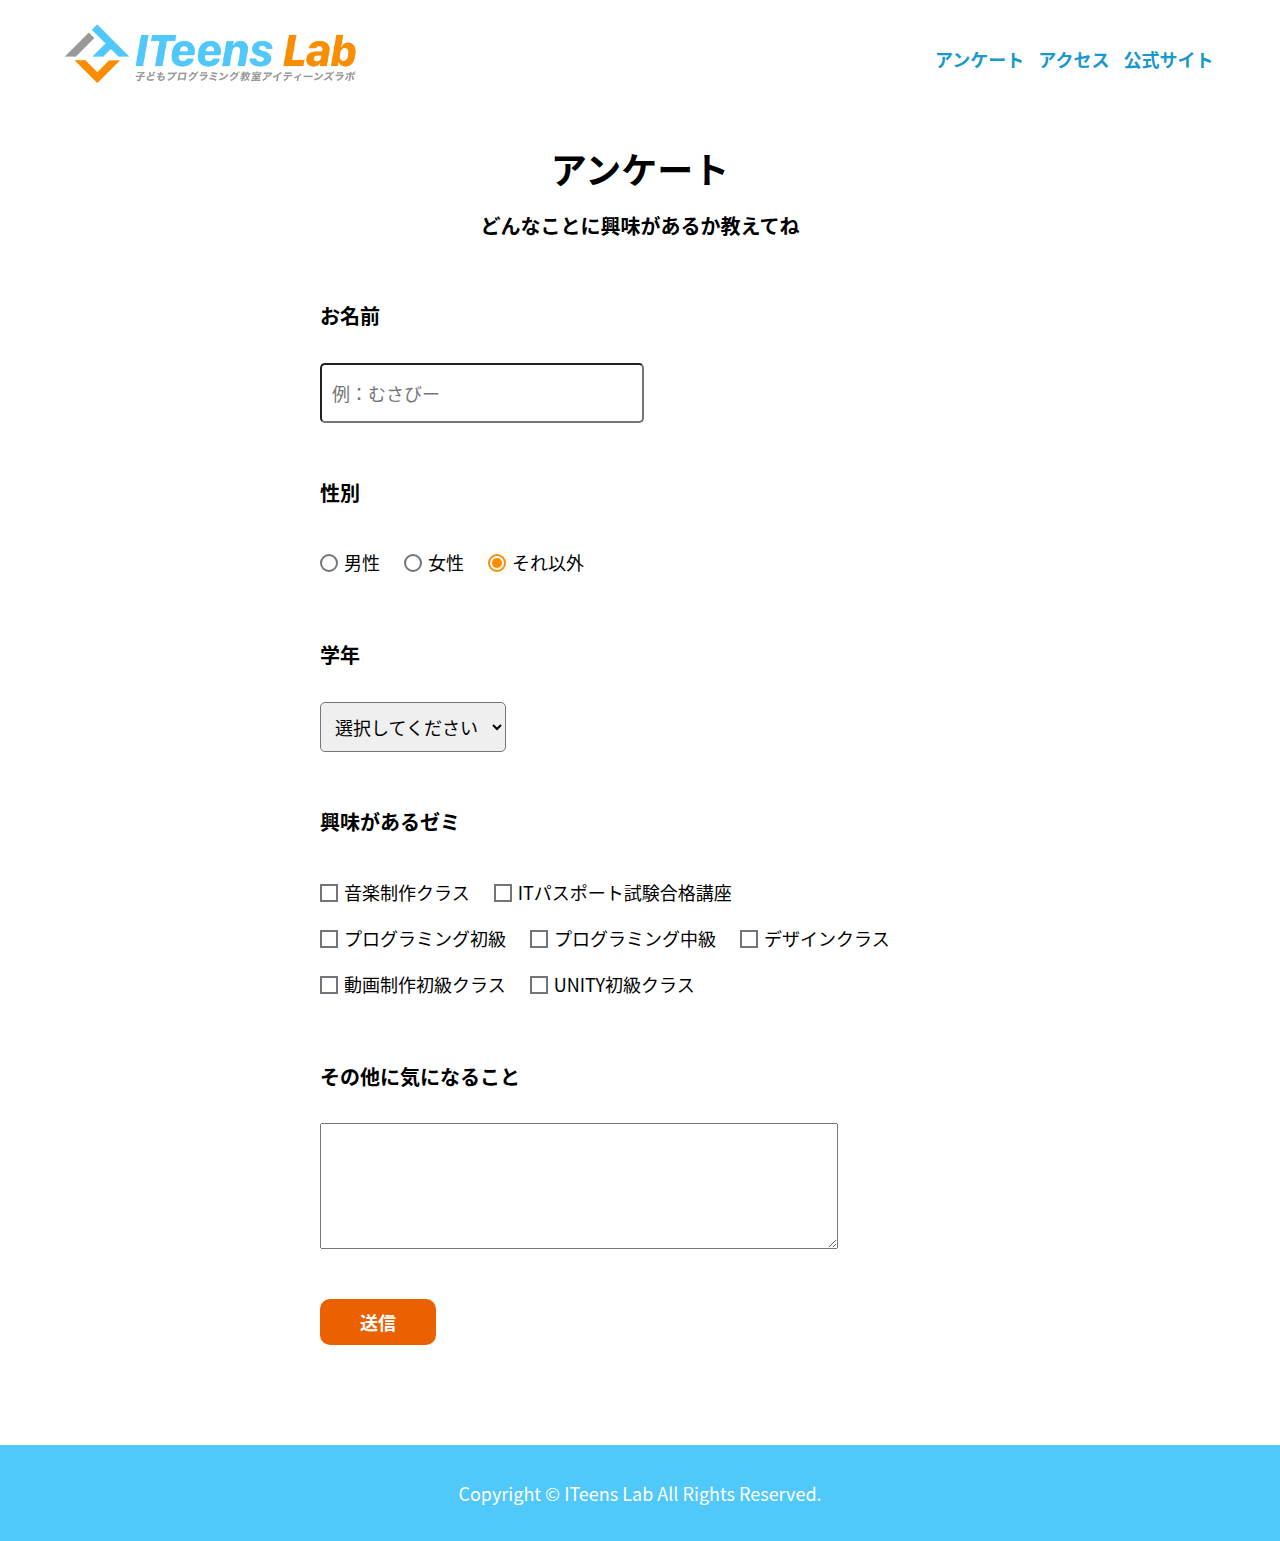
<file: enquete.html>
<!DOCTYPE html>
<html lang="ja">
  <head>
    <meta charset="UTF-8" />
    <meta name="viewport" content="width=device-width, initial-scale=1.0" />
    <meta http-equiv="X-UA-Compatible" content="ie=edge" />
    <link rel="stylesheet" href="style/common.css" />
    <link rel="stylesheet" href="style/enquete.css" />
    <title>アンケート | ITeens Lab サンプルページ</title>
  </head>
  <body>
    <header>
      <a href="https://xvs85t.csb.app/">
        <img src="resources/common/itl_logo.webp" class="logo" />
      </a>
      <div class="nav">
        <a href="https://xvs85t.csb.app/enquete.html">アンケート</a>
        <a href="https://xvs85t.csb.app#access">アクセス</a>
        <a href="https://xvs85t.csb.app/" target="_blank">公式サイト</a>
      </div>
    </header>

    <section class="enquete">
      <form name="enqueteForm" method="post" action="#">
        <h1>アンケート</h1>
        <h2>どんなことに興味があるか教えてね</h2>
        <label>
          <h4>お名前</h4>
          <input
            type="text"
            name="name"
            placeholder="例：むさびー"
            class="name"
          />
        </label>

        <h4>性別</h4>
        <label class="select-item">
          <input type="radio" name="gender" value="男" />
          <span class="radio-text">男性</span>
        </label>
        <label class="select-item">
          <input type="radio" name="gender" value="女" />
          <span class="radio-text">女性</span>
        </label>
        <label class="select-item">
          <input
            type="radio"
            name="gender"
            value="それ以外"
            checked="checked"
          />
          <span class="radio-text">それ以外</span>
        </label>

        <label>
          <h4>学年</h4>
          <select name="grade">
            <option value="">選択してください</option>
            <option value="小学生">小学生</option>
            <option value="中学生">中学生</option>
            <option value="高校生">高校生</option>
          </select>
        </label>

        <h4>興味があるゼミ</h4>
        <label class="select-item">
          <input
            type="checkbox"
            name="interestSeminar"
            value="音楽制作クラス"
          />
          <span class="checkbox-text">音楽制作クラス</span>
        </label>
        <label class="select-item">
          <input
            type="checkbox"
            name="interestSeminar"
            value="ITパスポート試験合格講座"
          />
          <span class="checkbox-text">ITパスポート試験合格講座</span>
        </label>
        <label class="select-item">
          <input
            type="checkbox"
            name="interestSeminar"
            value="プログラミング初級"
          />
          <span class="checkbox-text">プログラミング初級</span>
        </label>
        <label class="select-item">
          <input
            type="checkbox"
            name="interestSeminar"
            value="プログラミング中級"
          />
          <span class="checkbox-text">プログラミング中級</span>
        </label>
        <label class="select-item">
          <input
            type="checkbox"
            name="interestSeminar"
            value="デザインクラス"
          />
          <span class="checkbox-text">デザインクラス</span>
        </label>
        <label class="select-item">
          <input
            type="checkbox"
            name="interestSeminar"
            value="動画制作初級クラス"
          />
          <span class="checkbox-text">動画制作初級クラス</span>
        </label>
        <label class="select-item">
          <input
            type="checkbox"
            name="interestSeminar"
            value="UNITY初級クラス"
          />
          <span class="checkbox-text">UNITY初級クラス</span>
        </label>

        <label>
          <h4>その他に気になること</h4>
          <textarea name="others"></textarea>
        </label>

        <div class="button-field">
          <button>送信</button>
        </div>
      </form>
    </section>

    <footer>
      Copyright © ITeens Lab All Rights Reserved.
    </footer>

    <script src="./js/enquete.js" />
  </body>
</html>
</file>
<file: style/common.css>
body {
  margin: 0 !important;
}

body * {
  /* font-family: "メイリオ", Meiryo, "ＭＳ Ｐゴシック", "Hiragino Kaku Gothic Pro",
    "ヒラギノ角ゴ Pro W3", "Hiragino Sans", "ヒラギノ角ゴ W3", system-ui,
    sans-serif !important; */
  font-family: "Noto Sans JP", "Noto Sans CJK JP", "Noto Sans Japanese";
  font-size: 18px;
  line-height: 2em;
}

@media only screen and (max-device-width: 730px) {
  body * {
    font-size: 16px;
  }
}

/*** ヘッダー ***/
header {
  display: flex;
  justify-content: space-between;
  align-items: center;
  margin: 10px 50px 0;
}
header .logo {
  width: 320px;
}

header div.nav {
  display: inline-block;
  width: 300px;
}
header div.nav a {
  text-decoration: none;
  color: #1998ce;
  font-weight: bold;
  margin: 0 5px;
}

header div.nav a:hover {
  color: #fa8d00;
  text-decoration: underline;
}

/* フッター */
footer {
  background-color: #50c8fa;
  color: #fff;
  text-align: center;
  margin: 100px auto 0;
  padding: 30px 0;
}

@media only screen and (max-device-width: 730px) {
  header {
    margin: 10px 0 0;
    display: block;
    text-align: center;
  }
  header .logo {
    width: 210px;
  }
  footer {
    font-size: 16px;
  }
}
</file>
<file: style/sample.css>
div.main-image {
  width: 100%;
  height: 420px;
  background-image: url(../resources/sample/main-image.jpg);
  background-position: center 36%;
  background-size: 88%;
}
div.main-image section {
  height: 100%;
}
div.main-image section h1 {
  color: #fff;
  display: block;
  font-size: 32px;
  height: inherit;
  padding-top: 200px;
  text-align: center;
  text-shadow: 1px 2px 3px #808080;
}
@media only screen and (max-device-width: 730px) {
  div.main-image {
    width: 100%;
    height: 300px;
    background-size: 120%;
  }
  div.main-image section h1 {
    font-size: 22px;
    height: inherit;
    padding-top: 150px;
  }
}

/*** セクション ***/
section {
  width: 70%;
  min-width: 840px;
  margin: 0 auto;
}
section h1 {
  text-align: center;
  font-size: 36px;
  height: 50px;
}
body > section > h1 {
  text-decoration: underline;
  margin: 100px auto 50px;
  text-decoration-color: #fa8d00;
}
h2 {
  text-align: center;
  font-size: 28px;
}

@media only screen and (max-device-width: 730px) {
  section {
    width: 92%;
    min-width: auto;
  }
  section h1 {
    font-size: 26px;
  }
  body > section > h1 {
    margin: 70px auto 20px;
  }
  h2 {
    font-size: 20px;
  }
  section h2 {
    font-size: 24px;
  }
}

section.about .summary {
  display: flex;
  justify-content: center;
  margin: 100px 0 0;
}
section.about .summary img {
  width: 42%;
}
section.about .summary.left-image {
  flex-direction: row;
}
section.about .summary.right-image {
  flex-direction: row-reverse;
}
img.shadow-orange {
  width: 500px;
  box-shadow: 15px 15px 0 #fa8d00;
  margin: 0 0 10px 40px;
}
img.shadow-blue {
  width: 500px;
  box-shadow: 15px 15px 0 #50c8fa;
  margin: 0 40px 10px 0;
}
@media only screen and (max-device-width: 730px) {
  section.about .summary {
    margin: 30px 0 20px;
    display: flex;
    flex-direction: column;
    justify-content: center;
  }
  section.about .summary img {
    width: 90%;
    margin: 10px auto 30px;
  }
  section.about .summary.left-image,
  section.about .summary.right-image {
    flex-direction: column;
  }
}

/*** ITeens Lab はどんなところ？ ***/
section.about .character {
  border: 8px dotted #fa8d00;
  color: #333;
  padding: 10px 0px 40px;
  margin: 120px auto 0;
  width: 80%;
}
section.about .character h2 {
  background: linear-gradient(transparent 50%, #f7fa50 65%);
  width: 50%;
  margin: 10px auto 20px;
  text-align: center;
  height: 50px;
}
section.about .character ul {
  width: 80%;
  margin: 0 auto;
}
section.about .character ul * {
  font-size: 24px;
  font-weight: bold;
}
.font-red {
  color: #e53e3e;
}
.font-big {
  font-size: 30px;
}
.underline {
  border-bottom: 4px dashed #50c8fa;
}
@media only screen and (max-device-width: 730px) {
  section.about .character {
    border: 6px dotted #fa8d00;
    margin: 50px auto 0;
    width: 95%;
  }
  section.about .character h2 {
    width: 80%;
  }
  section.about .character ul {
    width: 90%;
  }
  section.about .character ul * {
    font-size: 17px;
  }
  section.about .character ul li .font-big {
    font-size: 25px;
  }
}

/*** ゼミについて ***/
section.seminar {
  margin-bottom: 50px;
}
section.seminar div.seminar-list {
  display: flex;
  flex-wrap: wrap;
}
section.seminar div.seminar-list > div {
  display: inline-flex;
  width: 25%;
  min-width: 260px;
}
section.seminar div.seminar-list > div img {
  width: 100%;
}

@media only screen and (max-device-width: 730px) {
  section.seminar div.seminar-list > div {
    width: 50%;
    min-width: auto;
  }
}

/*** アクセス・埋め込み動画 ***/
section.access p {
  text-align: center;
}

section.access div,
section.movie div {
  text-align: center;
  margin: 0 auto;
}

section.access iframe {
  width: 100%;
}
section.movie iframe {
  width: 540px;
}

@media only screen and (max-device-width: 730px) {
  section.movie iframe {
    width: 100%;
  }
}
</file>
<file: style/dict.css>
h1 {
  font-size: 26px;
}
h2 {
  margin-top: 30px;
  font-size: 22px;
}
h3 {
  margin-top: 20px;
  font-size: 20px;
}
/*** commonから移植 ***/
section {
  width: 60%;
  min-width: 800px;
  margin: 0 auto 70px;
}

section > h3 {
  border-bottom: solid 3px #50c8fa;
  padding: 0px 4px;
  display: inline-block;
}
section > p,
section > div {
  margin: 0px 0 20px 20px;
}

underline {
  text-decoration: underline;
}
/*** /commonから移植 ***/

section > h1 {
  background-color: #eee;
  border-top: thick solid #50c8fa;
  margin-top: 50px;
  padding: 10px;
}
section > h2 {
  border-left: solid 8px #fa8c00;
  margin-top: 30px;
  padding: 10px;
}

.supplement {
  background-color: #fff7db;
  border: 1px solid #333;
  margin: 20px 10px;
  padding: 0 20px 20px;
}

pre {
  margin: 1em 0;
  padding: 2em 2em 0;
  border-radius: 5px;
  background: #25292f;
  color: #fff;
  overflow-x: auto; /* ⭐ */
  -webkit-overflow-scrolling: touch; /* ⭐ */
  width: 90%;
}

code {
  display: inline-block;
  padding: 0.1em 0.5em;
  color: #444;
  background-color: #e7edf3;
  border-radius: 3px;
  border: solid 1px #d6dde4;
}

span.comment {
  color: #adff30;
}

.list dt {
  font-weight: bold;
}

table,
tr,
th,
td {
  border: 1px solid #000;
}
</file>
<file: style/enquete.css>
/*** セクション ***/
section h1 {
  text-align: center;
  font-size: 36px;
  height: 50px;
}
body > section > h1 {
  text-decoration: underline;
  margin: 100px auto 50px;
  text-decoration-color: #fa8d00;
}
h2 {
  text-align: center;
  font-size: 20px;
}

/*** アンケート ***/
section.enquete {
  width: 50%;
  margin: 0 auto;
}
section.enquete label {
  cursor: pointer;
}
section.enquete input,
section.enquete select {
  cursor: pointer;
}

section.enquete input.name {
  width: 300px;
  padding: 10px;
  border-radius: 5px;
}

section.enquete select {
  padding: 10px;
  border-radius: 5px;
}

/* ラジオボタン・チェックボックス */
input[type="radio"],
input[type="checkbox"] {
  display: none;
}
.radio-text:before,
.checkbox-text:before {
  content: "";
  display: inline-block;
  width: 10px;
  height: 10px;
  margin-right: 6px;
  border-width: 2px;
  border-style: solid;
  border-radius: 50%;
  padding: 2px;
  background-clip: content-box;
  position: relative;
  top: 2px;
}
.checkbox-text:before {
  border-radius: 0;
}
input[type="radio"]:not(:checked) + .radio-text:before,
input[type="checkbox"]:not(:checked) + .checkbox-text:before {
  border-color: #72767b;
}
input[type="radio"]:checked + .radio-text:before,
input[type="checkbox"]:checked + .checkbox-text:before {
  border-color: #fa8d00;
  background-color: #fa8d00;
}

/* その他 */
section.enquete h4 {
  font-size: 20px;
  margin-top: 50px;
}

section.enquete label.select-item {
  display: inline-block;
  margin: 5px 20px 5px 0;
}

section.enquete textarea {
  height: 120px;
  width: 80%;
}

section.enquete input.name:focus,
section.enquete select:focus,
section.enquete textarea:focus {
  /* border: 3px solid #50c8fa; */
  background-color: #ffe8cb;
}

/* ボタン */
section.enquete .button-field {
  margin: 40px 0 0 0;
}
section.enquete button {
  border: none;
  background-color: #eb6100;
  border-radius: 10px;
  color: #fff;
  cursor: pointer;
  font-weight: bold;
  padding: 5px 40px;
}

section.enquete button:hover,
section.enquete button:focus {
  outline: none;
  box-shadow: 0 0 0 4px #ffdaad;
}

section.enquete button:active {
  background-color: #e97929;
  box-shadow: none;
  padding: 8px 40px 2px;
}

.btn--orange,
a.btn--orange {
  color: #fff;
  background-color: #eb6100;
}
.btn--orange:hover,
a.btn--orange:hover {
  color: #fff;
  background: #f56500;
}

a.btn--radius {
  border-radius: 100vh;
}

@media only screen and (max-device-width: 730px) {
  section.enquete {
    width: 90%;
  }
  section.enquete textarea {
    width: 90%;
  }
}
</file>
